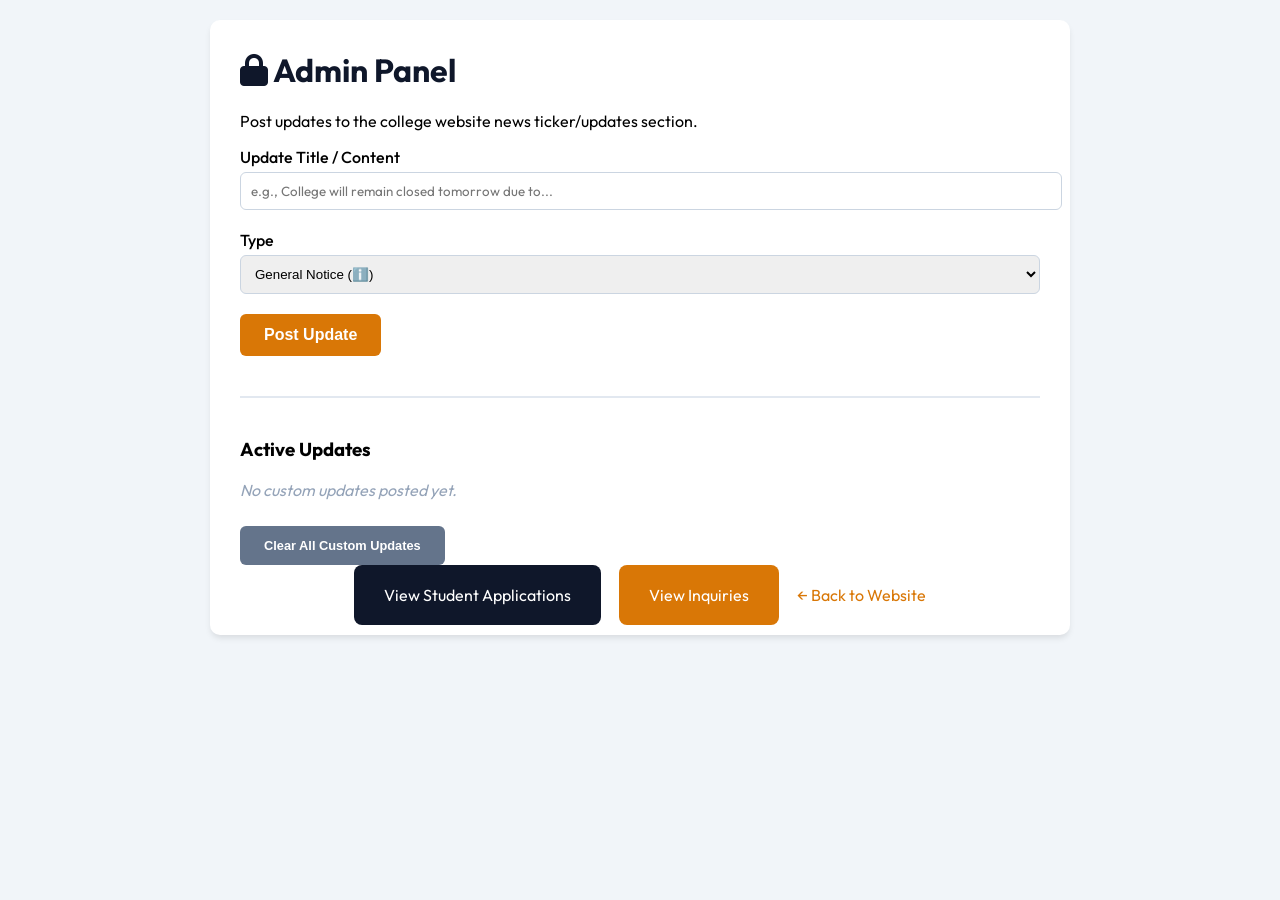
<file: admin.html>
<!DOCTYPE html>
<html lang="en">

<head>
    <meta charset="UTF-8">
    <meta name="viewport" content="width=device-width, initial-scale=1.0">
    <title>College Admin Panel | Dynamic Content</title>
    <link rel="preconnect" href="https://fonts.googleapis.com">
    <link rel="stylesheet" href="https://cdnjs.cloudflare.com/ajax/libs/font-awesome/6.4.0/css/all.min.css">
    <link href="https://fonts.googleapis.com/css2?family=Outfit:wght@300;400;500;600;700&display=swap" rel="stylesheet">
    <style>
        :root {
            --primary: #0f172a;
            --secondary: #d97706;
            --bg: #f1f5f9;
        }

        body {
            font-family: 'Outfit', sans-serif;
            background-color: var(--bg);
            margin: 0;
            padding: 20px;
        }

        .admin-container {
            max-width: 800px;
            margin: 0 auto;
            background: white;
            padding: 30px;
            border-radius: 10px;
            box-shadow: 0 4px 6px -1px rgb(0 0 0 / 0.1);
        }

        h1 {
            margin-top: 0;
            color: var(--primary);
        }

        .form-group {
            margin-bottom: 20px;
        }

        label {
            display: block;
            margin-bottom: 5px;
            font-weight: 500;
        }

        input,
        textarea {
            width: 100%;
            padding: 10px;
            border: 1px solid #cbd5e1;
            border-radius: 6px;
            font-family: inherit;
        }

        button {
            background-color: var(--secondary);
            color: white;
            border: none;
            padding: 12px 24px;
            border-radius: 6px;
            cursor: pointer;
            font-weight: 600;
            font-size: 1rem;
        }

        button:hover {
            opacity: 0.9;
        }

        .success-msg {
            background: #dcfce7;
            color: #166534;
            padding: 10px;
            border-radius: 6px;
            margin-top: 20px;
            display: none;
        }

        .preview-list {
            margin-top: 40px;
            border-top: 2px solid #e2e8f0;
            padding-top: 20px;
        }

        .preview-item {
            background: #f8fafc;
            padding: 15px;
            border-left: 4px solid var(--primary);
            margin-bottom: 10px;
            display: flex;
            justify-content: space-between;
            align-items: center;
        }

        .delete-btn {
            background: #ef4444;
            padding: 5px 10px;
            font-size: 0.8rem;
        }
    </style>
</head>

<body>
    <div class="admin-container">
        <h1><i class="fa-solid fa-lock"></i> Admin Panel</h1>
        <p>Post updates to the college website news ticker/updates section.</p>

        <form id="updateForm">
            <div class="form-group">
                <label>Update Title / Content</label>
                <input type="text" id="noticeContent" placeholder="e.g., College will remain closed tomorrow due to..."
                    required>
            </div>
            <div class="form-group">
                <label>Type</label>
                <select id="noticeType" style="width:100%; padding:10px; border-radius:6px; border:1px solid #cbd5e1;">
                    <option value="notice">General Notice (ℹ️)</option>
                    <option value="exam">Exam Alert (📢)</option>
                    <option value="event">Event (🗓️)</option>
                    <option value="admission">Admission (🔴)</option>
                </select>
            </div>
            <button type="submit">Post Update</button>
        </form>

        <div id="successMsg" class="success-msg">
            Update posted successfully! Check the homepage.
        </div>

        <div class="preview-list">
            <h3>Active Updates</h3>
            <div id="updatesList">
                <!-- Updates will be loaded here -->
            </div>
            <button onclick="clearAllUpdates()" style="background:#64748b; margin-top:10px; font-size:0.8rem;">Clear All
                Custom Updates</button>
        </div>

        <div style="margin-top: 20px; text-align: center;">
            <a href="view_registrations.html"
                style="color: white; background: var(--primary); padding: 20px 30px; border-radius: 8px; text-decoration: none; margin-right: 15px;">View
                Student Applications</a>
            <a href="view_inquiries.html"
                style="color: white; background: var(--secondary); padding: 20px 30px; border-radius: 8px; text-decoration: none; margin-right: 15px;">View
                Inquiries</a>
            <a href="index.html" style="color: var(--secondary); text-decoration: none;">&larr; Back to Website</a>
        </div>
    </div>

    <script src="admin.js"></script>
</body>

</html>
</file>
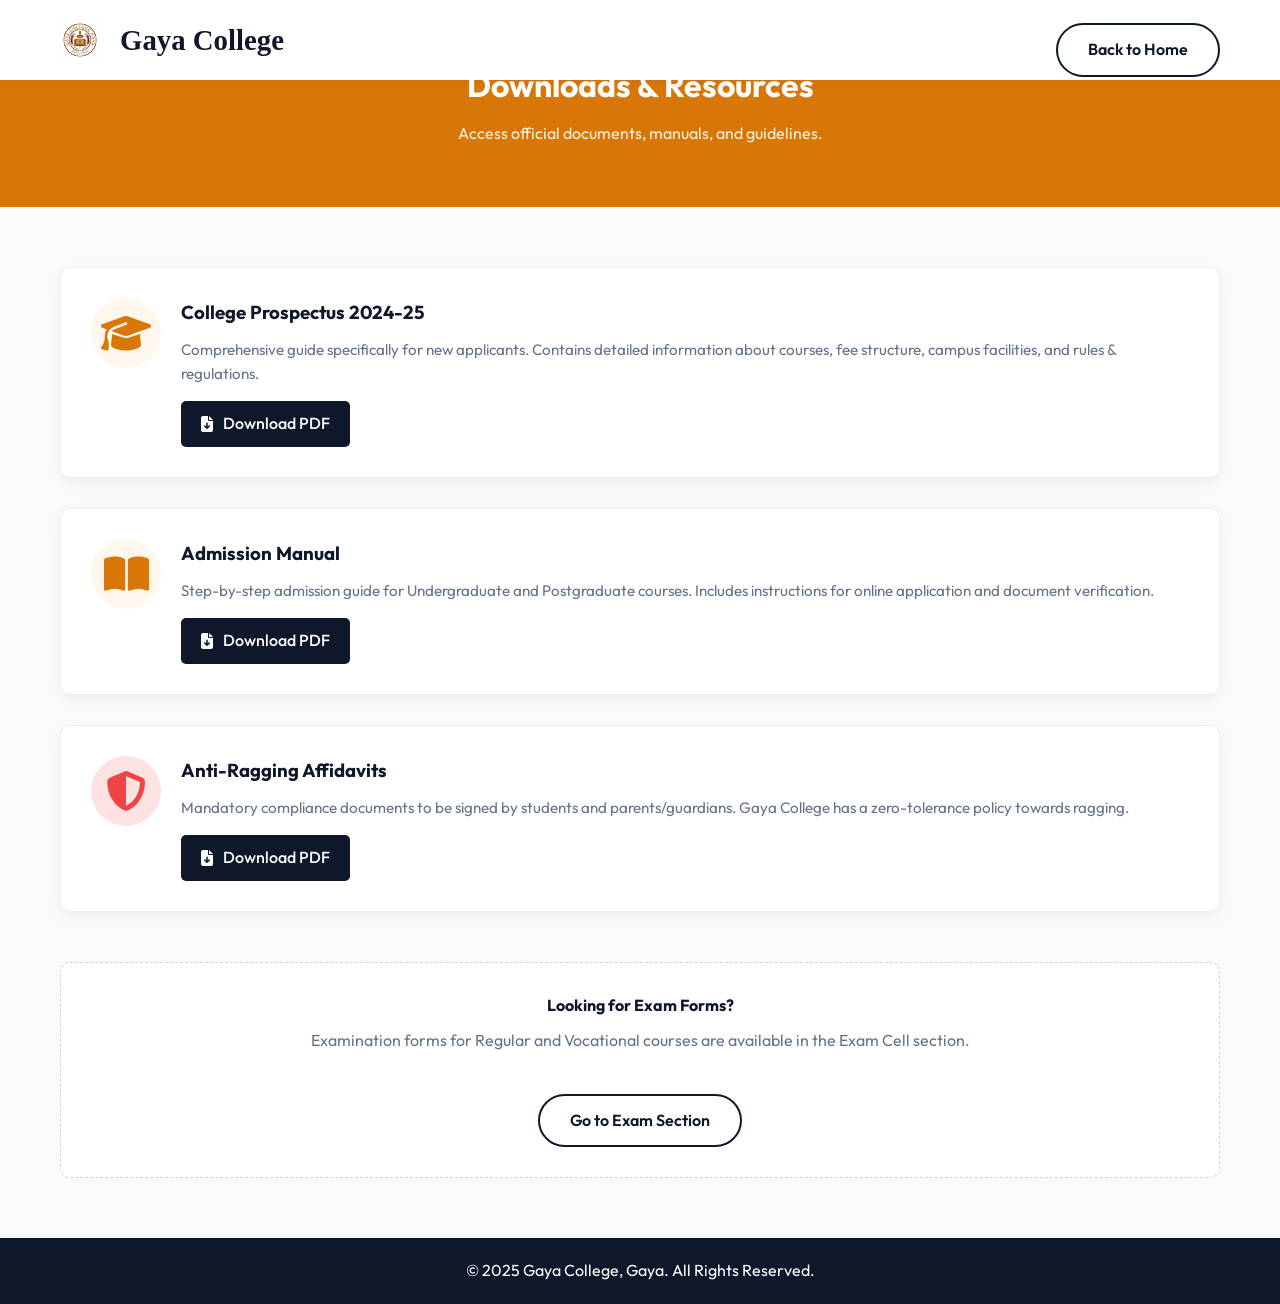
<file: downloads.html>
<!DOCTYPE html>
<html lang="en">

<head>
    <meta charset="UTF-8">
    <meta name="viewport" content="width=device-width, initial-scale=1.0">
    <title>Downloads & Resources | Gaya College</title>

    <!-- Fonts & Icons -->
    <link rel="preconnect" href="https://fonts.googleapis.com">
    <link rel="preconnect" href="https://fonts.gstatic.com" crossorigin>
    <link href="https://fonts.googleapis.com/css2?family=Outfit:wght@300;400;500;600;700&display=swap" rel="stylesheet">
    <link rel="stylesheet" href="https://cdnjs.cloudflare.com/ajax/libs/font-awesome/6.4.0/css/all.min.css">

    <!-- Styles -->
    <link rel="stylesheet" href="style.css">
    <style>
        .page-header {
            background-color: var(--secondary-color);
            color: white;
            padding: 60px 0;
            text-align: center;
        }

        .section-title {
            color: var(--primary-color);
            margin-bottom: 30px;
            font-size: 2rem;
        }

        .download-card {
            background: white;
            padding: 30px;
            border-radius: 10px;
            box-shadow: 0 5px 15px rgba(0, 0, 0, 0.05);
            display: flex;
            align-items: flex-start;
            gap: 20px;
            border: 1px solid #eee;
            transition: transform 0.3s;
        }

        .download-card:hover {
            transform: translateY(-5px);
            box-shadow: 0 10px 25px rgba(0, 0, 0, 0.1);
        }

        .icon-box {
            font-size: 2.5rem;
            color: var(--secondary-color);
            background: #fff7ed;
            width: 70px;
            height: 70px;
            display: flex;
            align-items: center;
            justify-content: center;
            border-radius: 50%;
            flex-shrink: 0;
        }

        .download-content h3 {
            margin-bottom: 10px;
            color: var(--primary-color);
        }

        .download-content p {
            color: var(--gray);
            margin-bottom: 15px;
            font-size: 0.95rem;
        }

        .download-btn {
            display: inline-flex;
            align-items: center;
            gap: 10px;
            background-color: var(--primary-color);
            color: white;
            padding: 10px 20px;
            border-radius: 5px;
            text-decoration: none;
            font-weight: 500;
            transition: background 0.3s;
        }

        .download-btn:hover {
            background-color: #1e293b;
        }

        @media (max-width: 768px) {
            .download-card {
                flex-direction: column;
                align-items: center;
                text-align: center;
            }

            .icon-box {
                margin: 0 auto;
            }
        }
    </style>
</head>

<body style="background-color: #f8fafc;">

    <!-- Navigation -->
    <nav class="navbar">
        <div class="container nav-container">
            <a href="index.html" class="logo">
                <img src="logo.png" alt="Gaya College Logo"
                    style="height: 40px; margin-right: 10px; vertical-align: middle;">
                Gaya College
            </a>
            <a href="index.html" class="btn btn-outline small">Back to Home</a>
        </div>
    </nav>

    <!-- Page Header -->
    <header class="page-header">
        <div class="container">
            <h1 style="color: white; margin-bottom: 10px;">Downloads & Resources</h1>
            <p style="opacity: 0.9;">Access official documents, manuals, and guidelines.</p>
        </div>
    </header>

    <div class="container" style="margin-top: 60px; margin-bottom: 60px;">

        <!-- Prospectus Section -->
        <div class="downloads-grid" style="display: grid; gap: 30px; margin-bottom: 50px;">
            <div id="prospectus" class="download-card">
                <div class="icon-box">
                    <i class="fa-solid fa-graduation-cap"></i>
                </div>
                <div class="download-content">
                    <h3>College Prospectus 2024-25</h3>
                    <p>Comprehensive guide specifically for new applicants. Contains detailed information about courses,
                        fee structure, campus facilities, and rules & regulations.</p>
                    <a href="resources/prospectus_2024.pdf" class="download-btn" download>
                        <i class="fa-solid fa-file-arrow-down"></i> Download PDF
                    </a>
                </div>
            </div>

            <!-- Admission Manual Section -->
            <div id="admission-manual" class="download-card">
                <div class="icon-box">
                    <i class="fa-solid fa-book-open"></i>
                </div>
                <div class="download-content">
                    <h3>Admission Manual</h3>
                    <p>Step-by-step admission guide for Undergraduate and Postgraduate courses. Includes instructions
                        for online application and document verification.</p>
                    <a href="resources/admission_manual.pdf" class="download-btn" download>
                        <i class="fa-solid fa-file-arrow-down"></i> Download PDF
                    </a>
                </div>
            </div>

            <!-- Anti-Ragging Section -->
            <div id="anti-ragging" class="download-card">
                <div class="icon-box" style="color: #ef4444; background: #fee2e2;">
                    <i class="fa-solid fa-shield-halved"></i>
                </div>
                <div class="download-content">
                    <h3>Anti-Ragging Affidavits</h3>
                    <p>Mandatory compliance documents to be signed by students and parents/guardians. Gaya College has a
                        zero-tolerance policy towards ragging.</p>
                    <a href="resources/anti_ragging.pdf" class="download-btn" download>
                        <i class="fa-solid fa-file-arrow-down"></i> Download PDF
                    </a>
                </div>
            </div>
        </div>

        <!-- Additional Links -->
        <div
            style="background: white; padding: 30px; border-radius: 10px; text-align: center; border: 1px dashed #cbd5e1;">
            <h4 style="color: var(--primary-color); margin-bottom: 10px;">Looking for Exam Forms?</h4>
            <p style="color: var(--gray); margin-bottom: 20px;">Examination forms for Regular and Vocational courses are
                available in the Exam Cell section.</p>
            <a href="index.html#exams" class="btn btn-outline">Go to Exam Section</a>
        </div>

    </div>

    <!-- Footer -->
    <footer style="background: var(--primary-color); color: white; padding: 20px 0; text-align: center;">
        <div class="container">
            <p>&copy; 2025 Gaya College, Gaya. All Rights Reserved.</p>
        </div>
    </footer>

</body>

</html>
</file>
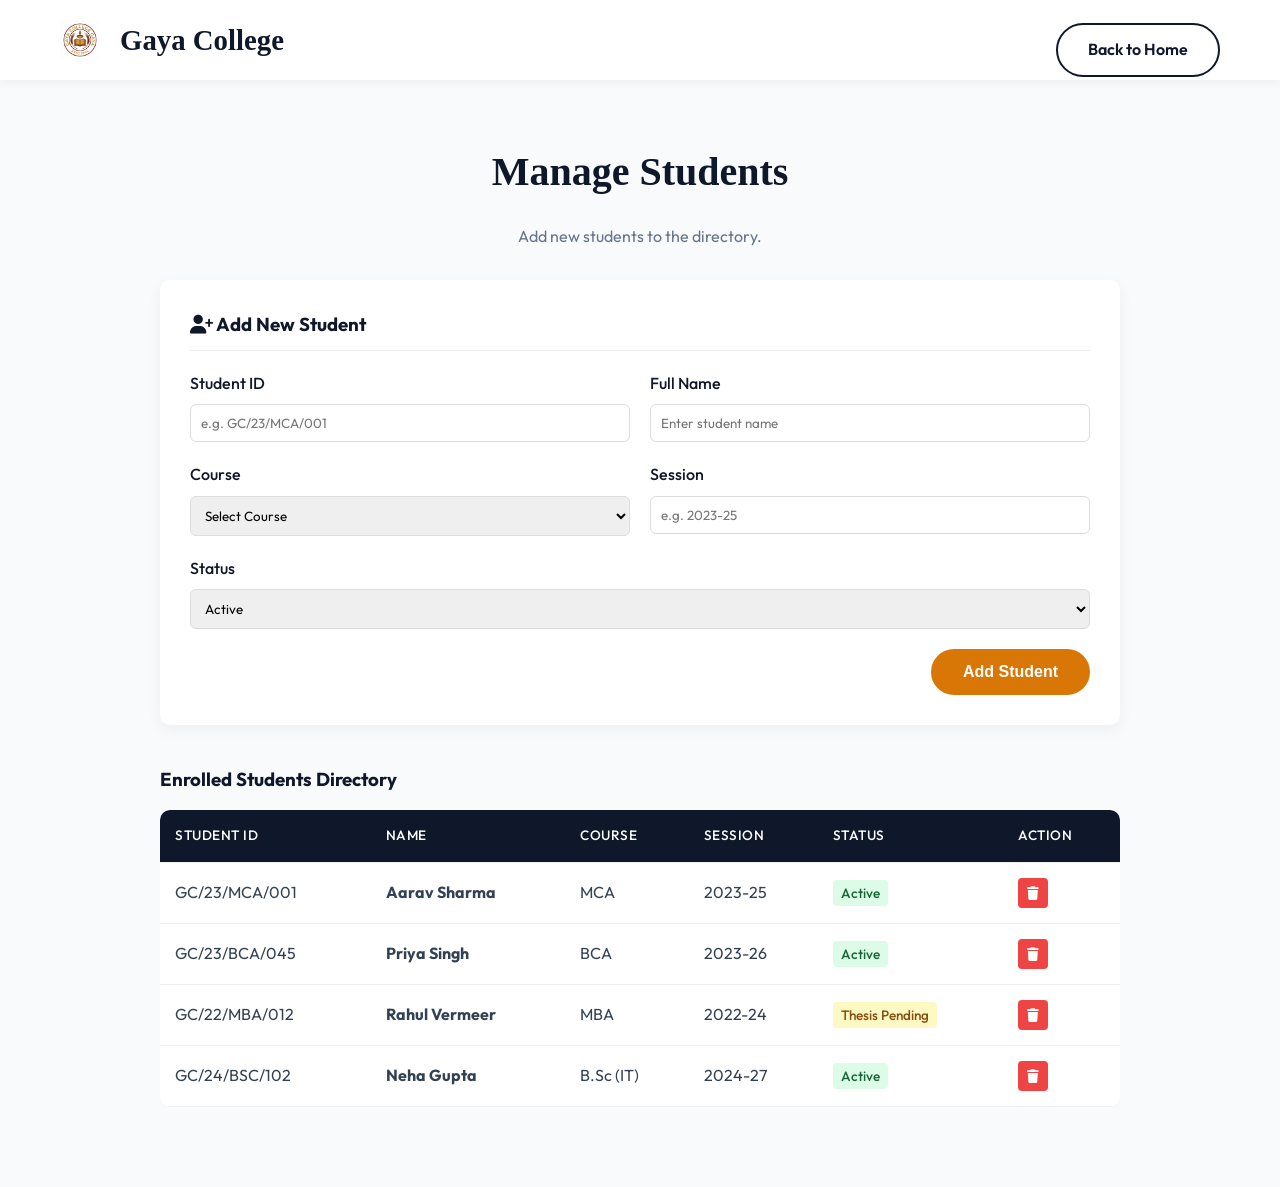
<file: manage_students.html>
<!DOCTYPE html>
<html lang="en">

<head>
    <meta charset="UTF-8">
    <meta name="viewport" content="width=device-width, initial-scale=1.0">
    <title>Manage Students | Gaya College</title>

    <!-- Fonts & Icons -->
    <link rel="preconnect" href="https://fonts.googleapis.com">
    <link rel="preconnect" href="https://fonts.gstatic.com" crossorigin>
    <link href="https://fonts.googleapis.com/css2?family=Outfit:wght@300;400;500;600;700&display=swap" rel="stylesheet">
    <link rel="stylesheet" href="https://cdnjs.cloudflare.com/ajax/libs/font-awesome/6.4.0/css/all.min.css">

    <!-- Styles -->
    <link rel="stylesheet" href="style.css">
    <style>
        .admin-container {
            max-width: 1000px;
            margin: 40px auto;
            padding: 20px;
        }

        .form-card {
            background: white;
            padding: 30px;
            border-radius: 10px;
            box-shadow: 0 5px 15px rgba(0, 0, 0, 0.05);
            margin-bottom: 40px;
        }

        .form-grid {
            display: grid;
            grid-template-columns: repeat(2, 1fr);
            gap: 20px;
        }

        .form-group {
            margin-bottom: 0;
        }

        .form-group label {
            display: block;
            margin-bottom: 8px;
            font-weight: 500;
            color: var(--primary-color);
        }

        .form-group input,
        .form-group select {
            width: 100%;
            padding: 10px;
            border: 1px solid #ddd;
            border-radius: 6px;
            font-family: inherit;
        }

        .full-width {
            grid-column: 1 / -1;
        }

        .student-table {
            width: 100%;
            border-collapse: collapse;
            background: white;
            box-shadow: 0 5px 15px rgba(0, 0, 0, 0.05);
            border-radius: 10px;
            overflow: hidden;
        }

        .student-table th,
        .student-table td {
            padding: 15px;
            text-align: left;
            border-bottom: 1px solid #eee;
        }

        .student-table th {
            background-color: var(--primary-color);
            color: white;
            font-weight: 500;
        }

        .action-btn {
            background: #ef4444;
            color: white;
            border: none;
            width: 30px;
            height: 30px;
            border-radius: 4px;
            cursor: pointer;
            transition: 0.3s;
        }

        .action-btn:hover {
            background: #dc2626;
        }

        .status-badge {
            padding: 4px 8px;
            border-radius: 4px;
            font-size: 0.85rem;
            font-weight: 500;
        }

        .active-status {
            background: #dcfce7;
            color: #166534;
        }

        .pending-status {
            background: #fef9c3;
            color: #854d0e;
        }

        .inactive-status {
            background: #fee2e2;
            color: #991b1b;
        }
    </style>
</head>

<body style="background-color: #f8fafc;">

    <!-- Navigation -->
    <nav class="navbar" style="position: sticky; top: 0;">
        <div class="container nav-container">
            <a href="index.html" class="logo">
                <img src="logo.png" alt="Gaya College Logo"
                    style="height: 40px; margin-right: 10px; vertical-align: middle;">
                Gaya College
            </a>
            <a href="index.html" class="btn btn-outline small">Back to Home</a>
        </div>
    </nav>

    <div class="admin-container">
        <div class="section-header" style="text-align: center; margin-bottom: 30px;">
            <h2 class="section-title">Manage Students</h2>
            <p style="color: var(--gray);">Add new students to the directory.</p>
        </div>

        <!-- Add Student Form -->
        <div class="form-card">
            <h3
                style="margin-bottom: 20px; color: var(--primary-color); border-bottom: 1px solid #eee; padding-bottom: 10px;">
                <i class="fa-solid fa-user-plus"></i> Add New Student
            </h3>
            <form id="addStudentForm">
                <div class="form-grid">
                    <div class="form-group">
                        <label for="studentId">Student ID</label>
                        <input type="text" id="studentId" placeholder="e.g. GC/23/MCA/001" required>
                    </div>
                    <div class="form-group">
                        <label for="studentName">Full Name</label>
                        <input type="text" id="studentName" placeholder="Enter student name" required>
                    </div>
                    <div class="form-group">
                        <label for="studentCourse">Course</label>
                        <select id="studentCourse" required>
                            <option value="">Select Course</option>
                            <option value="MCA">MCA</option>
                            <option value="BCA">BCA</option>
                            <option value="MBA">MBA</option>
                            <option value="B.Sc (IT)">B.Sc (IT)</option>
                            <option value="B.Sc (Hons)">B.Sc (Hons)</option>
                            <option value="B.A (Hons)">B.A (Hons)</option>
                            <option value="B.Com">B.Com</option>
                        </select>
                    </div>
                    <div class="form-group">
                        <label for="studentSession">Session</label>
                        <input type="text" id="studentSession" placeholder="e.g. 2023-25" required>
                    </div>
                    <div class="form-group full-width">
                        <label for="studentStatus">Status</label>
                        <select id="studentStatus" required>
                            <option value="Active">Active</option>
                            <option value="Thesis Pending">Thesis Pending</option>
                            <option value="Inactive">Inactive</option>
                            <option value="Graduated">Graduated</option>
                        </select>
                    </div>
                </div>
                <div style="margin-top: 20px; text-align: right;">
                    <button type="submit" class="btn btn-primary">Add Student</button>
                </div>
            </form>
        </div>

        <!-- Student List -->
        <h3 style="margin-bottom: 15px; color: var(--primary-color);">Enrolled Students Directory</h3>
        <div class="table-responsive">
            <table class="student-table" id="studentTable">
                <thead>
                    <tr>
                        <th>Student ID</th>
                        <th>Name</th>
                        <th>Course</th>
                        <th>Session</th>
                        <th>Status</th>
                        <th>Action</th>
                    </tr>
                </thead>
                <tbody id="studentTableBody">
                    <!-- Dynamic Data Will Appear Here -->
                </tbody>
            </table>
            <div id="noDataMsg" style="text-align: center; padding: 20px; display: none; color: #64748b;">
                No students added yet.
            </div>
        </div>
    </div>

    <script src="student.js"></script>
</body>

</html>
</file>
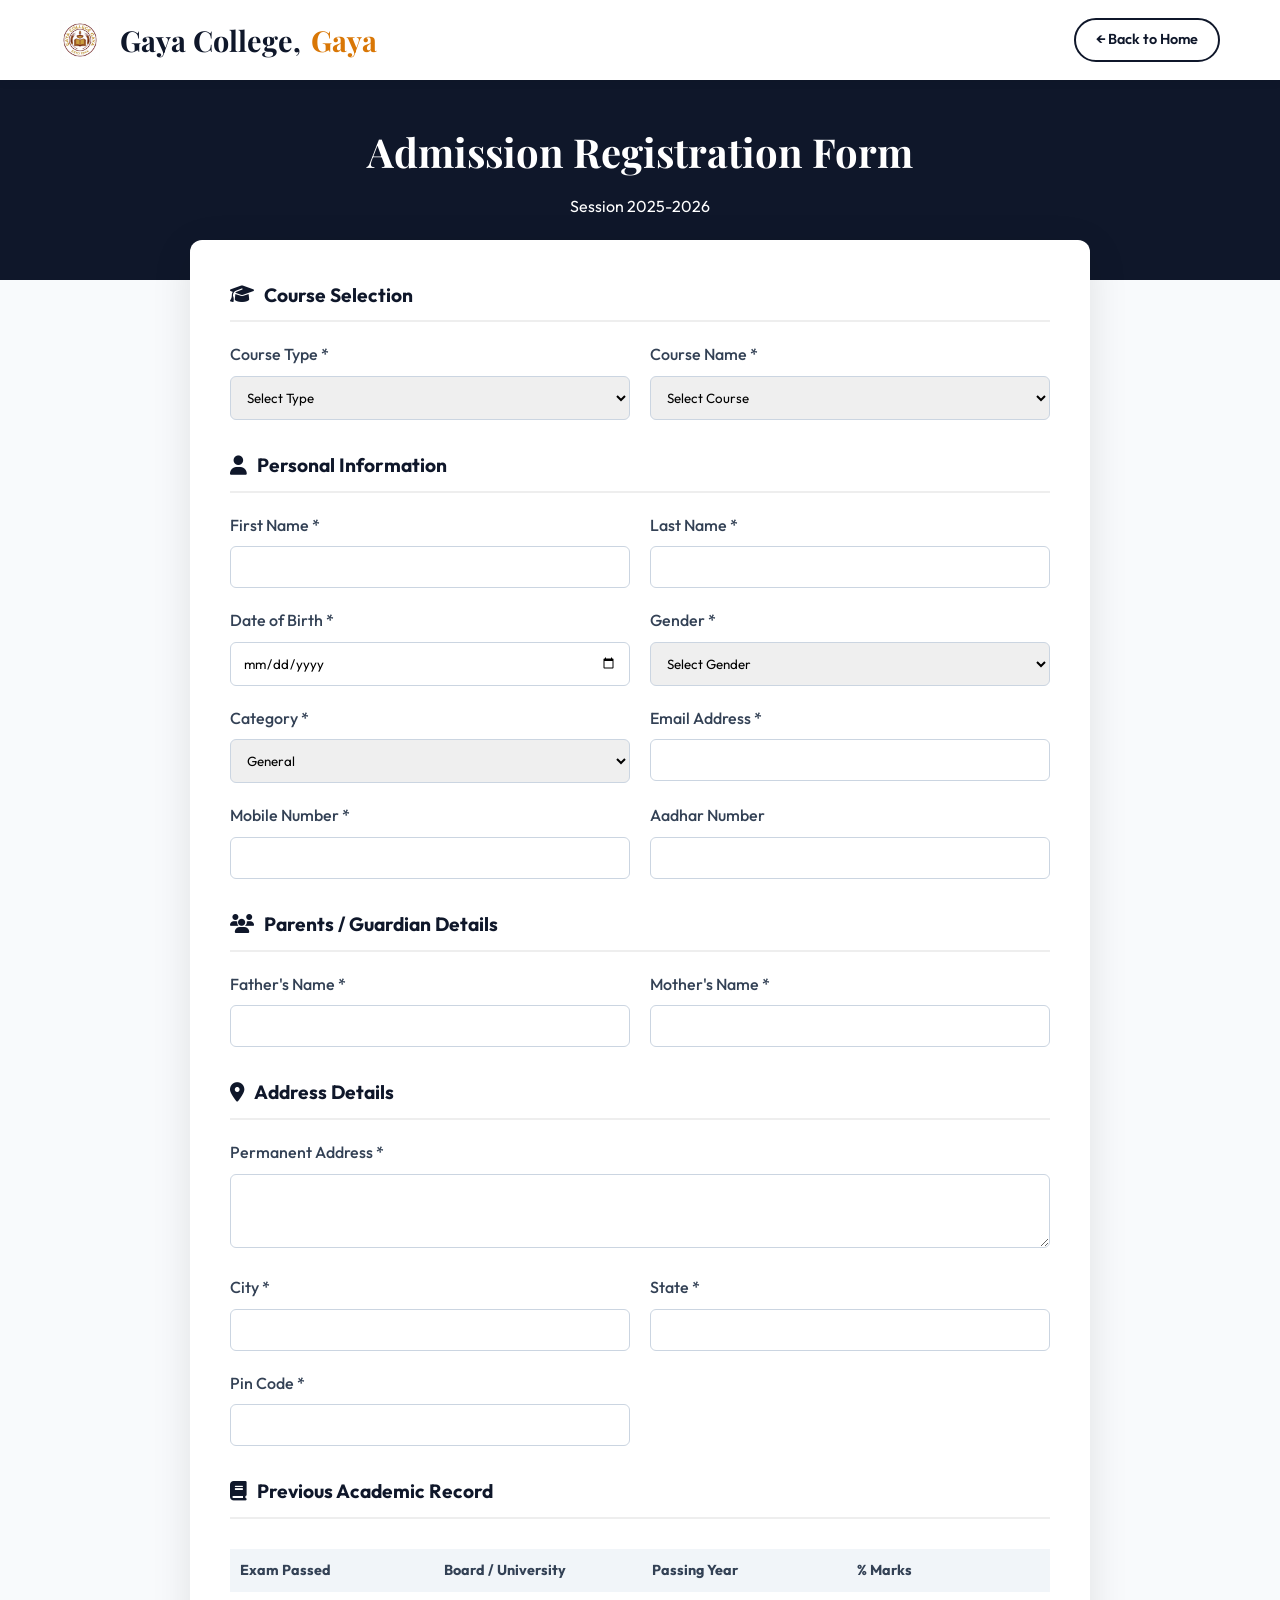
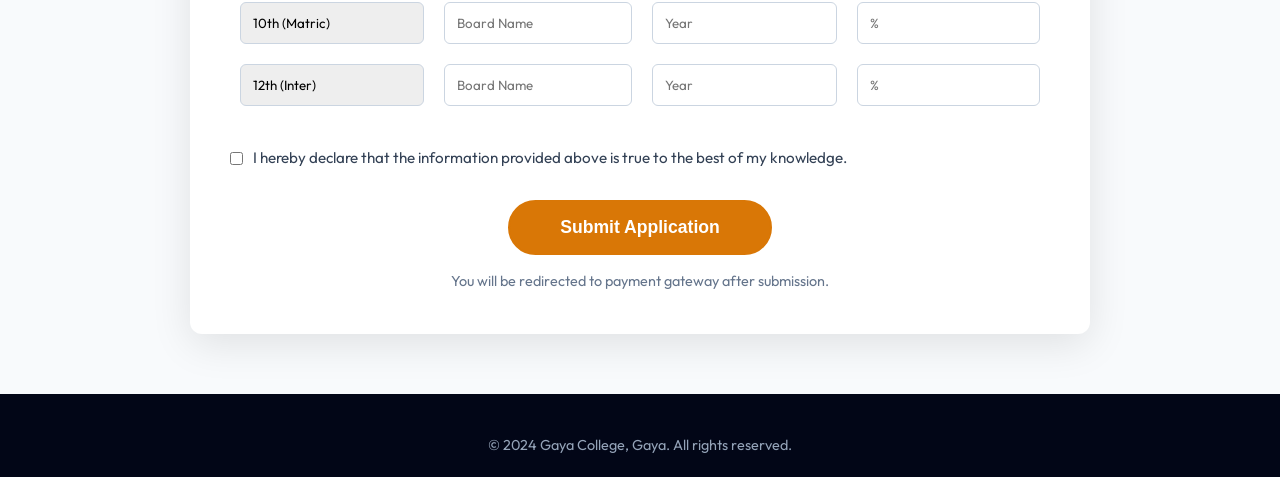
<file: registration.html>
<!DOCTYPE html>
<html lang="en">

<head>
    <meta charset="UTF-8">
    <meta name="viewport" content="width=device-width, initial-scale=1.0">
    <title>Admission Registration | Gaya College, Gaya</title>

    <!-- Fonts -->
    <link rel="preconnect" href="https://fonts.googleapis.com">
    <link rel="preconnect" href="https://fonts.gstatic.com" crossorigin>
    <link
        href="https://fonts.googleapis.com/css2?family=Outfit:wght@300;400;500;600;700&family=Playfair+Display:ital,wght@0,400;0,600;0,700;1,400&display=swap"
        rel="stylesheet">

    <!-- Icons -->
    <link rel="stylesheet" href="https://cdnjs.cloudflare.com/ajax/libs/font-awesome/6.4.0/css/all.min.css">

    <!-- Styles -->
    <link rel="stylesheet" href="style.css">

    <style>
        body {
            background-color: #f8fafc;
        }

        .page-header {
            background-color: var(--primary-color);
            color: white;
            padding: 120px 0 60px;
            text-align: center;
        }

        .form-container {
            max-width: 900px;
            margin: -40px auto 60px;
            background: white;
            padding: 40px;
            border-radius: 12px;
            box-shadow: 0 10px 40px rgba(0, 0, 0, 0.1);
            position: relative;
            z-index: 10;
        }

        .form-section-title {
            color: var(--primary-color);
            border-bottom: 2px solid #eee;
            padding-bottom: 10px;
            margin-bottom: 20px;
            margin-top: 30px;
            font-size: 1.2rem;
            display: flex;
            align-items: center;
            gap: 10px;
        }

        .form-section-title:first-child {
            margin-top: 0;
        }

        .form-grid {
            display: grid;
            grid-template-columns: repeat(2, 1fr);
            gap: 20px;
        }

        .full-width {
            grid-column: span 2;
        }

        .form-group label {
            display: block;
            margin-bottom: 8px;
            font-weight: 500;
            color: var(--text-color);
        }

        .form-group input,
        .form-group select,
        .form-group textarea {
            width: 100%;
            padding: 12px;
            border: 1px solid #cbd5e1;
            border-radius: 6px;
            font-family: var(--font-body);
            transition: var(--transition);
        }

        .form-group input:focus,
        .form-group select:focus,
        .form-group textarea:focus {
            padding-left: 15px;
            border-color: var(--secondary-color);
            outline: none;
            box-shadow: 0 0 0 3px rgba(217, 119, 6, 0.1);
        }

        .checkbox-group {
            display: flex;
            align-items: center;
            gap: 10px;
            margin-top: 10px;
        }

        .checkbox-group input {
            width: auto;
        }

        @media (max-width: 768px) {
            .form-grid {
                grid-template-columns: 1fr;
            }

            .full-width {
                grid-column: span 1;
            }
        }
    </style>
</head>

<body>

    <!-- Navigation (Simplified) -->
    <nav class="navbar">
        <div class="container nav-container">
            <a href="index.html" class="logo">
                <img src="logo.png" alt="Gaya College Logo"
                    style="height: 40px; margin-right: 10px; vertical-align: middle;">
                Gaya College,<span>Gaya</span>
            </a>
            <a href="index.html" class="btn btn-outline"
                style="margin-top: 0; padding: 8px 20px; font-size: 0.9rem;">&larr; Back to Home</a>
        </div>
    </nav>

    <!-- Header -->
    <div class="page-header">
        <div class="container">
            <h1 class="section-title" style="color: white; margin-bottom: 10px;">Admission Registration Form</h1>
            <p>Session 2025-2026</p>
        </div>
    </div>

    <!-- Registration Form -->
    <div class="container">
        <div class="form-container">
            <form action="#" method="POST">

                <!-- Course Details -->
                <h3 class="form-section-title"><i class="fa-solid fa-graduation-cap"></i> Course Selection</h3>
                <div class="form-grid">
                    <div class="form-group">
                        <label for="course-type">Course Type *</label>
                        <select id="course-type" required>
                            <option value="">Select Type</option>
                            <option value="UG">Undergraduate (UG)</option>
                            <option value="PG">Postgraduate (PG)</option>
                            <option value="Vocational">Vocational</option>
                        </select>
                    </div>
                    <div class="form-group">
                        <label for="course-name">Course Name *</label>
                        <select id="course-name" required>
                            <option value="">Select Course</option>
                            <option value="BCA">BCA</option>
                            <option value="MCA">MCA</option>
                            <option value="MBA">MBA</option>
                            <option value="B.Sc">B.Sc (Hons)</option>
                            <option value="B.A">B.A (Hons)</option>
                            <option value="B.Com">B.Com</option>
                        </select>
                    </div>
                </div>

                <!-- Personal Details -->
                <h3 class="form-section-title"><i class="fa-solid fa-user"></i> Personal Information</h3>
                <div class="form-grid">
                    <div class="form-group">
                        <label for="first-name">First Name *</label>
                        <input type="text" id="first-name" required>
                    </div>
                    <div class="form-group">
                        <label for="last-name">Last Name *</label>
                        <input type="text" id="last-name" required>
                    </div>
                    <div class="form-group">
                        <label for="dob">Date of Birth *</label>
                        <input type="date" id="dob" required>
                    </div>
                    <div class="form-group">
                        <label for="gender">Gender *</label>
                        <select id="gender" required>
                            <option value="">Select Gender</option>
                            <option value="Male">Male</option>
                            <option value="Female">Female</option>
                            <option value="Other">Other</option>
                        </select>
                    </div>
                    <div class="form-group">
                        <label for="category">Category *</label>
                        <select id="category" required>
                            <option value="General">General</option>
                            <option value="OBC">OBC</option>
                            <option value="SC">SC</option>
                            <option value="ST">ST</option>
                        </select>
                    </div>
                    <div class="form-group">
                        <label for="email">Email Address *</label>
                        <input type="email" id="email" required>
                    </div>
                    <div class="form-group">
                        <label for="phone">Mobile Number *</label>
                        <input type="tel" id="phone" required>
                    </div>
                    <div class="form-group">
                        <label for="aadhar">Aadhar Number</label>
                        <input type="text" id="aadhar">
                    </div>
                </div>

                <!-- Parents Details -->
                <h3 class="form-section-title"><i class="fa-solid fa-users"></i> Parents / Guardian Details</h3>
                <div class="form-grid">
                    <div class="form-group">
                        <label for="father-name">Father's Name *</label>
                        <input type="text" id="father-name" required>
                    </div>
                    <div class="form-group">
                        <label for="mother-name">Mother's Name *</label>
                        <input type="text" id="mother-name" required>
                    </div>
                </div>

                <!-- Address -->
                <h3 class="form-section-title"><i class="fa-solid fa-location-dot"></i> Address Details</h3>
                <div class="form-grid">
                    <div class="form-group full-width">
                        <label for="address">Permanent Address *</label>
                        <textarea id="address" rows="3" required></textarea>
                    </div>
                    <div class="form-group">
                        <label for="city">City *</label>
                        <input type="text" id="city" required>
                    </div>
                    <div class="form-group">
                        <label for="state">State *</label>
                        <input type="text" id="state" required>
                    </div>
                    <div class="form-group">
                        <label for="zip">Pin Code *</label>
                        <input type="text" id="zip" required>
                    </div>
                </div>

                <!-- Academic Details -->
                <h3 class="form-section-title"><i class="fa-solid fa-book"></i> Previous Academic Record</h3>
                <div class="form-grid">
                    <div class="form-group full-width">
                        <table style="width: 100%; border-collapse: collapse; margin-top: 10px;">
                            <thead>
                                <tr style="background: #f1f5f9; text-align: left;">
                                    <th style="padding: 10px; font-size: 0.9rem;">Exam Passed</th>
                                    <th style="padding: 10px; font-size: 0.9rem;">Board / University</th>
                                    <th style="padding: 10px; font-size: 0.9rem;">Passing Year</th>
                                    <th style="padding: 10px; font-size: 0.9rem;">% Marks</th>
                                </tr>
                            </thead>
                            <tbody>
                                <tr>
                                    <td style="padding: 10px;"><input type="text" value="10th (Matric)" readonly
                                            style="background: #eee;"></td>
                                    <td style="padding: 10px;"><input type="text" placeholder="Board Name"></td>
                                    <td style="padding: 10px;"><input type="text" placeholder="Year"></td>
                                    <td style="padding: 10px;"><input type="text" placeholder="%"></td>
                                </tr>
                                <tr>
                                    <td style="padding: 10px;"><input type="text" value="12th (Inter)" readonly
                                            style="background: #eee;"></td>
                                    <td style="padding: 10px;"><input type="text" placeholder="Board Name"></td>
                                    <td style="padding: 10px;"><input type="text" placeholder="Year"></td>
                                    <td style="padding: 10px;"><input type="text" placeholder="%"></td>
                                </tr>
                            </tbody>
                        </table>
                    </div>
                </div>

                <!-- Declaration -->
                <div class="checkbox-group" style="margin: 30px 0;">
                    <input type="checkbox" id="declaration" required>
                    <label for="declaration" style="font-weight: 400; font-size: 0.95rem;">I hereby declare that the
                        information provided above is true to the best of my knowledge.</label>
                </div>

                <!-- Submit -->
                <div style="text-align: center;">
                    <button type="submit" class="btn btn-primary" style="padding: 15px 50px; font-size: 1.1rem;">Submit
                        Application</button>
                    <p style="margin-top: 15px; font-size: 0.9rem; color: var(--gray);">You will be redirected to
                        payment gateway after submission.</p>
                </div>
            </form>
        </div>
    </div>

    <!-- Footer -->
    <footer class="footer" style="padding-top: 40px;">
        <div class="container">
            <div class="footer-bottom" style="border-top: none; padding-top: 0;">
                <p>&copy; 2024 Gaya College, Gaya. All rights reserved.</p>
            </div>
        </div>
    </footer>

    <script src="registration.js"></script>
</body>

</html>
</file>
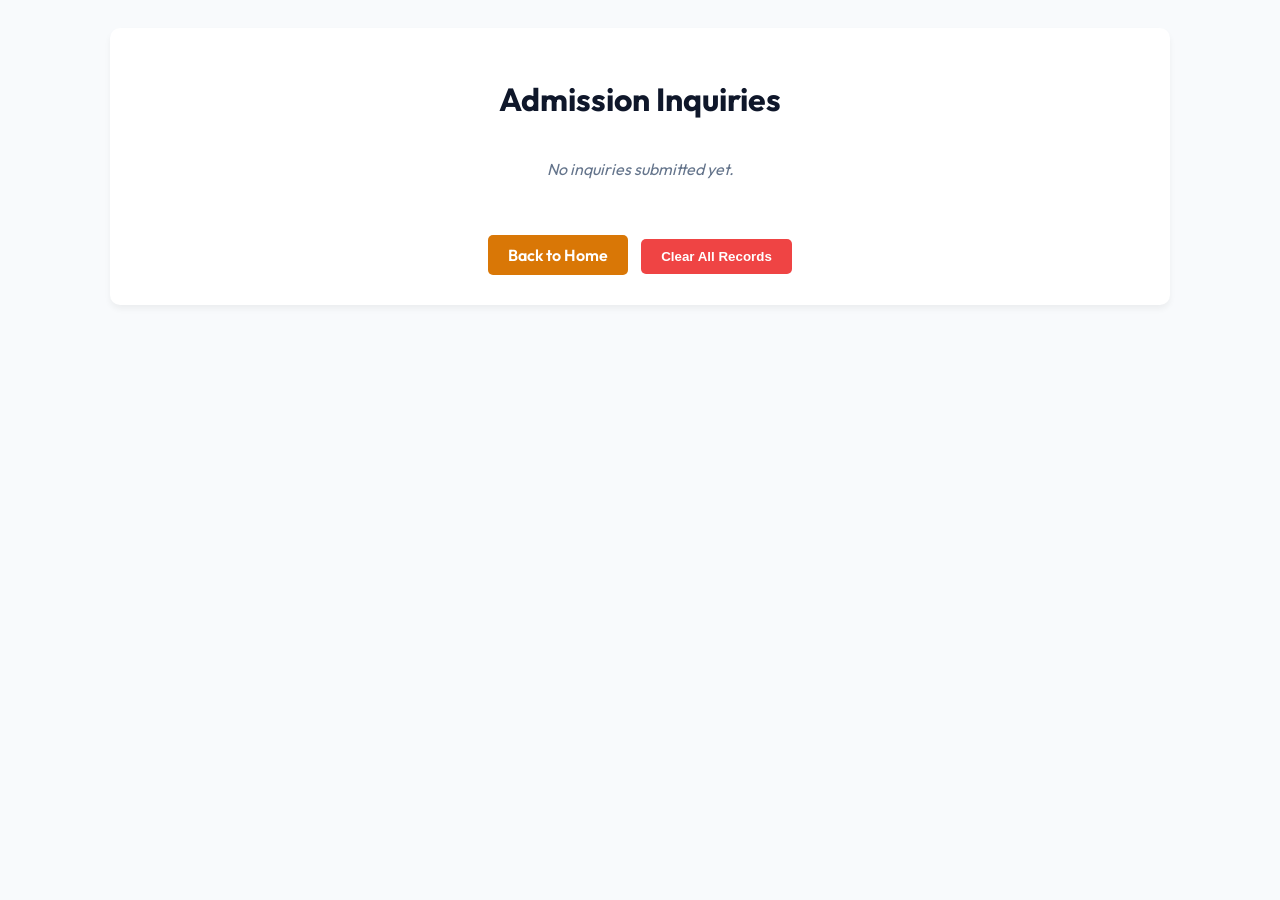
<file: view_inquiries.html>
<!DOCTYPE html>
<html lang="en">

<head>
    <meta charset="UTF-8">
    <meta name="viewport" content="width=device-width, initial-scale=1.0">
    <title>Submitted Inquiries - Gaya College</title>
    <!-- Fonts -->
    <link href="https://fonts.googleapis.com/css2?family=Outfit:wght@300;400;500;600;700&display=swap" rel="stylesheet">
    <style>
        body {
            font-family: 'Outfit', sans-serif;
            background: #f8fafc;
            padding: 20px;
        }

        .container {
            max-width: 1000px;
            margin: 0 auto;
            background: white;
            padding: 30px;
            border-radius: 10px;
            box-shadow: 0 4px 6px rgba(0, 0, 0, 0.05);
        }

        h1 {
            color: #0f172a;
            margin-bottom: 20px;
            text-align: center;
        }

        table {
            width: 100%;
            border-collapse: collapse;
            margin-top: 20px;
        }

        th,
        td {
            padding: 12px;
            text-align: left;
            border-bottom: 1px solid #e2e8f0;
        }

        th {
            background: #f1f5f9;
            color: #334155;
            font-weight: 600;
        }

        .btn {
            display: inline-block;
            padding: 10px 20px;
            background: #d97706;
            color: white;
            text-decoration: none;
            border-radius: 5px;
            margin-top: 20px;
            font-weight: 600;
            border: none;
            cursor: pointer;
        }

        .btn:hover {
            background: #b45309;
        }

        .no-data {
            text-align: center;
            color: #64748b;
            padding: 20px;
            font-style: italic;
        }
    </style>
</head>

<body>
    <div class="container">
        <h1>Admission Inquiries</h1>
        <div id="data-container">
            <table id="inquiries-table">
                <thead>
                    <tr>
                        <th>Date</th>
                        <th>Name</th>
                        <th>Email</th>
                        <th>Phone</th>
                        <th>Course</th>
                        <th>Message</th>
                    </tr>
                </thead>
                <tbody id="table-body">
                    <!-- Data will be inserted here -->
                </tbody>
            </table>
        </div>
        <p id="no-data-msg" class="no-data" style="display: none;">No inquiries submitted yet.</p>

        <div style="text-align: center;">
            <a href="index.html" class="btn">Back to Home</a>
            <button onclick="clearInquiries()" class="btn" style="background: #ef4444; margin-left: 10px;">Clear All
                Records</button>
        </div>
    </div>

    <script>
        document.addEventListener('DOMContentLoaded', () => {
            loadInquiries();
        });

        function loadInquiries() {
            const inquiries = JSON.parse(localStorage.getItem('collegeInquiries')) || [];
            const tbody = document.getElementById('table-body');
            const table = document.getElementById('inquiries-table');
            const noData = document.getElementById('no-data-msg');

            tbody.innerHTML = '';

            if (inquiries.length === 0) {
                table.style.display = 'none';
                noData.style.display = 'block';
                return;
            }

            table.style.display = 'table';
            noData.style.display = 'none';

            inquiries.forEach(inquiry => {
                const row = document.createElement('tr');
                row.innerHTML = `
                    <td>${inquiry.date}</td>
                    <td><strong>${inquiry.name}</strong></td>
                    <td>${inquiry.email}</td>
                    <td>${inquiry.phone}</td>
                    <td><span style="background: #e0f2fe; color: #0284c7; padding: 2px 6px; border-radius: 4px; font-size: 0.9rem;">${inquiry.course}</span></td>
                    <td style="max-width: 300px; font-size: 0.9rem;">${inquiry.message}</td>
                `;
                tbody.appendChild(row);
            });
        }

        function clearInquiries() {
            if (confirm('Are you sure you want to delete all inquiry records?')) {
                localStorage.removeItem('collegeInquiries');
                loadInquiries();
            }
        }
    </script>
</body>

</html>
</file>
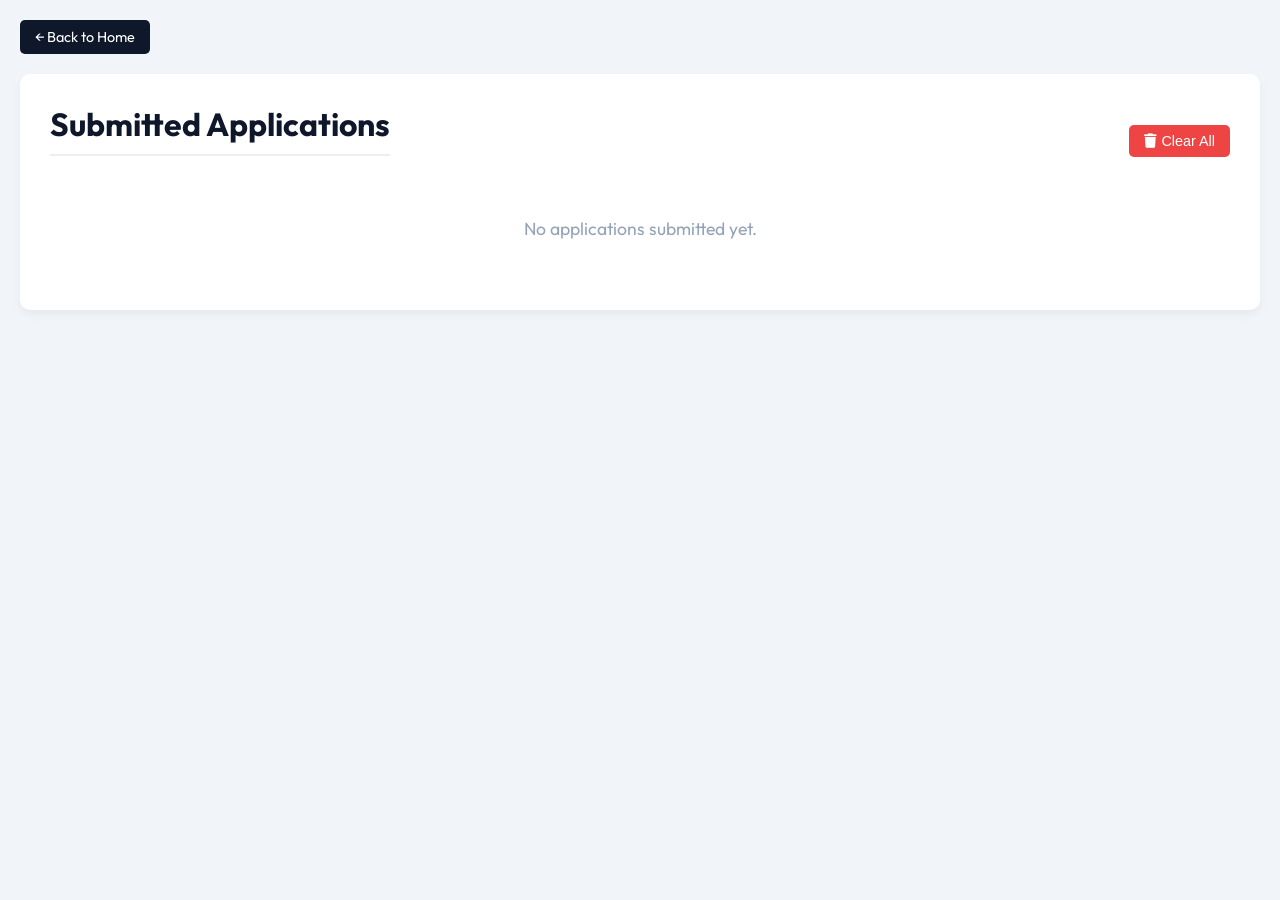
<file: view_registrations.html>
<!DOCTYPE html>
<html lang="en">

<head>
    <meta charset="UTF-8">
    <meta name="viewport" content="width=device-width, initial-scale=1.0">
    <title>View Registrations | Gaya College</title>
    <!-- Fonts & Icons -->
    <link href="https://fonts.googleapis.com/css2?family=Outfit:wght@300;400;500;600;700&display=swap" rel="stylesheet">
    <link rel="stylesheet" href="https://cdnjs.cloudflare.com/ajax/libs/font-awesome/6.4.0/css/all.min.css">

    <style>
        body {
            font-family: 'Outfit', sans-serif;
            background: #f1f5f9;
            margin: 0;
            padding: 20px;
        }

        .container {
            max-width: 1200px;
            margin: 0 auto;
            background: white;
            padding: 30px;
            border-radius: 10px;
            box-shadow: 0 4px 10px rgba(0, 0, 0, 0.05);
        }

        h1 {
            color: #0f172a;
            margin-top: 0;
            border-bottom: 2px solid #eee;
            padding-bottom: 10px;
        }

        table {
            width: 100%;
            border-collapse: collapse;
            margin-top: 20px;
        }

        th,
        td {
            padding: 15px;
            text-align: left;
            border-bottom: 1px solid #e2e8f0;
        }

        th {
            background: #f8fafc;
            color: #64748b;
            font-weight: 600;
            font-size: 0.9rem;
            text-transform: uppercase;
        }

        tr:hover {
            background: #fefce8;
        }

        .badge {
            background: #dbf4ff;
            color: #0065d1;
            padding: 4px 8px;
            border-radius: 4px;
            font-size: 0.8rem;
            font-weight: 600;
        }

        .btn {
            padding: 8px 15px;
            border-radius: 5px;
            text-decoration: none;
            font-size: 0.9rem;
            cursor: pointer;
        }

        .btn-back {
            background: #0f172a;
            color: white;
            margin-bottom: 20px;
            display: inline-block;
        }

        .btn-clear {
            background: #ef4444;
            color: white;
            border: none;
        }

        .empty-msg {
            text-align: center;
            color: #94a3b8;
            padding: 40px;
            font-size: 1.1rem;
        }
    </style>
</head>

<body>

    <a href="index.html" class="btn btn-back">&larr; Back to Home</a>

    <div class="container">
        <div style="display: flex; justify-content: space-between; align-items: center;">
            <h1>Submitted Applications</h1>
            <button onclick="clearData()" class="btn btn-clear"><i class="fa-solid fa-trash"></i> Clear All</button>
        </div>

        <div style="overflow-x: auto;">
            <table id="regTable">
                <thead>
                    <tr>
                        <th>Date</th>
                        <th>App ID</th>
                        <th>Name</th>
                        <th>Course</th>
                        <th>Father's Name</th>
                        <th>Contact</th>
                        <th>Status</th>
                    </tr>
                </thead>
                <tbody id="tableBody">
                    <!-- Rows will be added here -->
                </tbody>
            </table>
            <div id="emptyMsg" class="empty-msg" style="display: none;">No applications submitted yet.</div>
        </div>
    </div>

    <script>
        document.addEventListener('DOMContentLoaded', () => {
            loadRegistrations();
        });

        function loadRegistrations() {
            const data = JSON.parse(localStorage.getItem('studentRegistrations')) || [];
            const tbody = document.getElementById('tableBody');
            const emptyMsg = document.getElementById('emptyMsg');

            tbody.innerHTML = '';

            if (data.length === 0) {
                emptyMsg.style.display = 'block';
                document.getElementById('regTable').style.display = 'none';
                return;
            }

            document.getElementById('regTable').style.display = 'table';
            emptyMsg.style.display = 'none';

            data.forEach(student => {
                const tr = document.createElement('tr');
                tr.innerHTML = `
                    <td>${student.appliedDate}</td>
                    <td><span style="font-family: monospace; color: #64748b;">#${student.id.toString().slice(-6)}</span></td>
                    <td><strong>${student.firstName} ${student.lastName}</strong><br><small style="color:#64748b">${student.gender} | ${student.category}</small></td>
                    <td><span class="badge">${student.courseName}</span></td>
                    <td>${student.fatherName}</td>
                    <td>${student.phone}<br><small>${student.email}</small></td>
                    <td><span style="background:#dcfce7; color:#166534; padding:4px 8px; border-radius:4px; font-weight:600; font-size:0.8rem;">Submitted</span></td>
                `;
                tbody.appendChild(tr);
            });
        }

        function clearData() {
            if (confirm('Delete all applications?')) {
                localStorage.removeItem('studentRegistrations');
                loadRegistrations();
            }
        }
    </script>
</body>

</html>
</file>
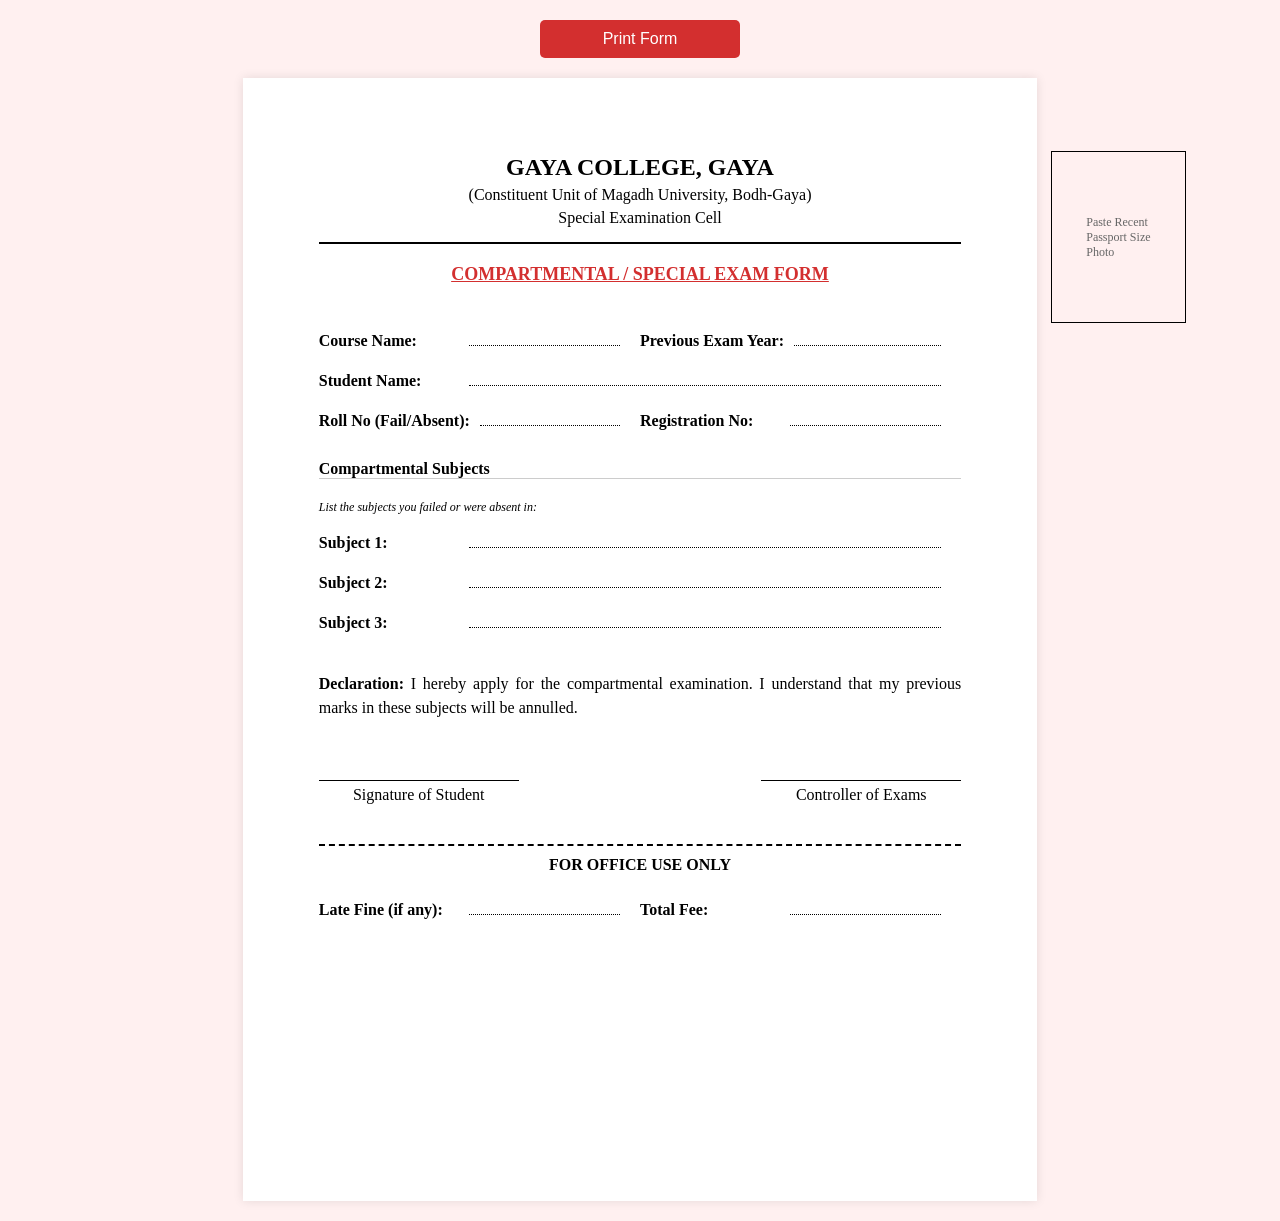
<file: forms/compartmental_exam_form.html>
<!DOCTYPE html>
<html lang="en">

<head>
    <meta charset="UTF-8">
    <meta name="viewport" content="width=device-width, initial-scale=1.0">
    <title>Compartmental Examination Form - Gaya College</title>
    <style>
        body {
            font-family: 'Times New Roman', serif;
            background: #fff0f0;
            margin: 0;
            padding: 20px;
        }

        .page {
            background: white;
            width: 210mm;
            min-height: 297mm;
            margin: 0 auto;
            padding: 20mm;
            box-shadow: 0 0 10px rgba(0, 0, 0, 0.1);
            box-sizing: border-box;
        }

        .header {
            text-align: center;
            border-bottom: 2px solid #000;
            padding-bottom: 10px;
            margin-bottom: 20px;
        }

        .logo {
            font-size: 24px;
            font-weight: bold;
        }

        .sub-header {
            font-size: 16px;
            margin: 5px 0;
        }

        .form-title {
            text-align: center;
            font-size: 18px;
            font-weight: bold;
            text-transform: uppercase;
            margin: 20px 0;
            text-decoration: underline;
            color: #d32f2f;
        }

        .field-row {
            display: flex;
            margin-bottom: 15px;
        }

        .field {
            flex: 1;
            display: flex;
            align-items: baseline;
        }

        .label {
            font-weight: bold;
            margin-right: 10px;
            min-width: 140px;
        }

        .input-line {
            border-bottom: 1px dotted #000;
            flex: 1;
            height: 20px;
            margin-right: 20px;
        }

        .photo-box {
            width: 35mm;
            height: 45mm;
            border: 1px solid #000;
            position: absolute;
            top: 40mm;
            right: 25mm;
            display: flex;
            align-items: center;
            justify-content: center;
            font-size: 12px;
            color: #666;
        }

        .declaration {
            margin-top: 40px;
            text-align: justify;
            line-height: 1.5;
        }

        .signatures {
            margin-top: 60px;
            display: flex;
            justify-content: space-between;
        }

        .sig-box {
            text-align: center;
            width: 200px;
            border-top: 1px solid #000;
            padding-top: 5px;
        }

        @media print {
            body {
                background: none;
                padding: 0;
            }

            .page {
                box-shadow: none;
                margin: 0;
                width: 100%;
            }

            .btn-print {
                display: none;
            }
        }

        .btn-print {
            display: block;
            width: 100%;
            max-width: 200px;
            margin: 0 auto 20px;
            padding: 10px;
            background: #d32f2f;
            color: white;
            text-align: center;
            border: none;
            border-radius: 5px;
            cursor: pointer;
            font-size: 16px;
        }
    </style>
</head>

<body>
    <button onclick="window.print()" class="btn-print">Print Form</button>
    <div class="page">
        <div class="header">
            <div class="logo">GAYA COLLEGE, GAYA</div>
            <div class="sub-header">(Constituent Unit of Magadh University, Bodh-Gaya)</div>
            <div class="sub-header">Special Examination Cell</div>
        </div>

        <div class="photo-box">
            Paste Recent<br>Passport Size<br>Photo
        </div>

        <div class="form-title">Compartmental / Special Exam Form</div>

        <div class="field-row" style="margin-top: 40px;">
            <div class="field">
                <span class="label">Course Name:</span>
                <div class="input-line"></div>
            </div>
            <div class="field">
                <span class="label">Previous Exam Year:</span>
                <div class="input-line"></div>
            </div>
        </div>

        <div class="field-row">
            <div class="field">
                <span class="label">Student Name:</span>
                <div class="input-line"></div>
            </div>
        </div>

        <div class="field-row">
            <div class="field">
                <span class="label">Roll No (Fail/Absent):</span>
                <div class="input-line"></div>
            </div>
            <div class="field">
                <span class="label">Registration No:</span>
                <div class="input-line"></div>
            </div>
        </div>

        <h4 style="margin-top: 30px; border-bottom: 1px solid #ccc;">Compartmental Subjects</h4>
        <p style="font-size: 12px; font-style: italic;">List the subjects you failed or were absent in:</p>
        <div class="field-row">
            <div class="field"><span class="label">Subject 1:</span>
                <div class="input-line"></div>
            </div>
        </div>
        <div class="field-row">
            <div class="field"><span class="label">Subject 2:</span>
                <div class="input-line"></div>
            </div>
        </div>
        <div class="field-row">
            <div class="field"><span class="label">Subject 3:</span>
                <div class="input-line"></div>
            </div>
        </div>

        <div class="declaration">
            <strong>Declaration:</strong> I hereby apply for the compartmental examination. I understand that my
            previous marks in these subjects will be annulled.
        </div>

        <div class="signatures">
            <div class="sig-box">Signature of Student</div>
            <div class="sig-box">Controller of Exams</div>
        </div>

        <div style="margin-top: 40px; border-top: 2px dashed #000; padding-top: 10px;">
            <div style="text-align: center; font-weight: bold;">FOR OFFICE USE ONLY</div>
            <div class="field-row" style="margin-top: 20px;">
                <div class="field"><span class="label">Late Fine (if any):</span>
                    <div class="input-line"></div>
                </div>
                <div class="field"><span class="label">Total Fee:</span>
                    <div class="input-line"></div>
                </div>
            </div>
        </div>
    </div>
</body>

</html>
</file>
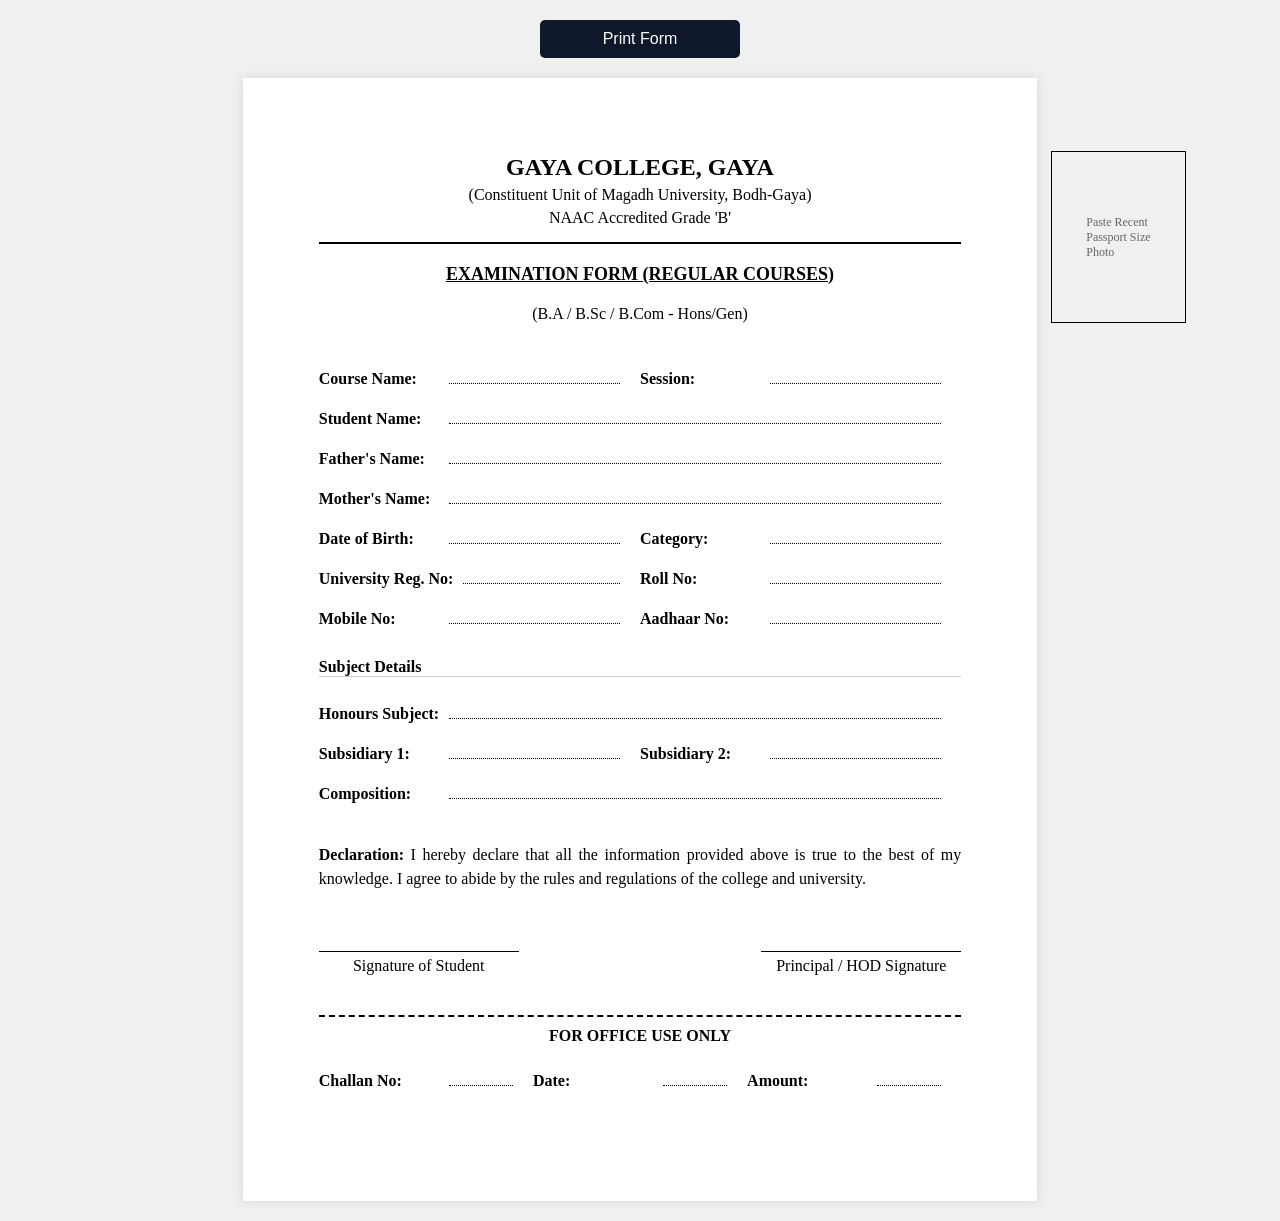
<file: forms/regular_exam_form.html>
<!DOCTYPE html>
<html lang="en">

<head>
    <meta charset="UTF-8">
    <meta name="viewport" content="width=device-width, initial-scale=1.0">
    <title>Regular Examination Form - Gaya College</title>
    <style>
        body {
            font-family: 'Times New Roman', serif;
            background: #f0f0f0;
            margin: 0;
            padding: 20px;
        }

        .page {
            background: white;
            width: 210mm;
            min-height: 297mm;
            margin: 0 auto;
            padding: 20mm;
            box-shadow: 0 0 10px rgba(0, 0, 0, 0.1);
            box-sizing: border-box;
        }

        .header {
            text-align: center;
            border-bottom: 2px solid #000;
            padding-bottom: 10px;
            margin-bottom: 20px;
        }

        .logo {
            font-size: 24px;
            font-weight: bold;
        }

        .sub-header {
            font-size: 16px;
            margin: 5px 0;
        }

        .form-title {
            text-align: center;
            font-size: 18px;
            font-weight: bold;
            text-transform: uppercase;
            margin: 20px 0;
            text-decoration: underline;
        }

        .field-row {
            display: flex;
            margin-bottom: 15px;
        }

        .field {
            flex: 1;
            display: flex;
            align-items: baseline;
        }

        .label {
            font-weight: bold;
            margin-right: 10px;
            min-width: 120px;
        }

        .input-line {
            border-bottom: 1px dotted #000;
            flex: 1;
            height: 20px;
            margin-right: 20px;
        }

        .photo-box {
            width: 35mm;
            height: 45mm;
            border: 1px solid #000;
            position: absolute;
            top: 40mm;
            right: 25mm;
            display: flex;
            align-items: center;
            justify-content: center;
            font-size: 12px;
            color: #666;
        }

        .declaration {
            margin-top: 40px;
            text-align: justify;
            line-height: 1.5;
        }

        .signatures {
            margin-top: 60px;
            display: flex;
            justify-content: space-between;
        }

        .sig-box {
            text-align: center;
            width: 200px;
            border-top: 1px solid #000;
            padding-top: 5px;
        }

        @media print {
            body {
                background: none;
                padding: 0;
            }

            .page {
                box-shadow: none;
                margin: 0;
                width: 100%;
            }

            .btn-print {
                display: none;
            }
        }

        .btn-print {
            display: block;
            width: 100%;
            max-width: 200px;
            margin: 0 auto 20px;
            padding: 10px;
            background: #0f172a;
            color: white;
            text-align: center;
            border: none;
            border-radius: 5px;
            cursor: pointer;
            font-size: 16px;
        }
    </style>
</head>

<body>
    <button onclick="window.print()" class="btn-print">Print Form</button>
    <div class="page">
        <div class="header">
            <div class="logo">GAYA COLLEGE, GAYA</div>
            <div class="sub-header">(Constituent Unit of Magadh University, Bodh-Gaya)</div>
            <div class="sub-header">NAAC Accredited Grade 'B'</div>
        </div>

        <div class="photo-box">
            Paste Recent<br>Passport Size<br>Photo
        </div>

        <div class="form-title">Examination Form (Regular Courses)</div>
        <p style="text-align: center;">(B.A / B.Sc / B.Com - Hons/Gen)</p>

        <div class="field-row" style="margin-top: 40px;">
            <div class="field">
                <span class="label">Course Name:</span>
                <div class="input-line"></div>
            </div>
            <div class="field">
                <span class="label">Session:</span>
                <div class="input-line"></div>
            </div>
        </div>

        <div class="field-row">
            <div class="field">
                <span class="label">Student Name:</span>
                <div class="input-line"></div>
            </div>
        </div>

        <div class="field-row">
            <div class="field">
                <span class="label">Father's Name:</span>
                <div class="input-line"></div>
            </div>
        </div>

        <div class="field-row">
            <div class="field">
                <span class="label">Mother's Name:</span>
                <div class="input-line"></div>
            </div>
        </div>

        <div class="field-row">
            <div class="field">
                <span class="label">Date of Birth:</span>
                <div class="input-line"></div>
            </div>
            <div class="field">
                <span class="label">Category:</span>
                <div class="input-line"></div>
            </div>
        </div>

        <div class="field-row">
            <div class="field">
                <span class="label">University Reg. No:</span>
                <div class="input-line"></div>
            </div>
            <div class="field">
                <span class="label">Roll No:</span>
                <div class="input-line"></div>
            </div>
        </div>

        <div class="field-row">
            <div class="field">
                <span class="label">Mobile No:</span>
                <div class="input-line"></div>
            </div>
            <div class="field">
                <span class="label">Aadhaar No:</span>
                <div class="input-line"></div>
            </div>
        </div>

        <h4 style="margin-top: 30px; border-bottom: 1px solid #ccc;">Subject Details</h4>
        <div class="field-row">
            <div class="field">
                <span class="label">Honours Subject:</span>
                <div class="input-line"></div>
            </div>
        </div>
        <div class="field-row">
            <div class="field">
                <span class="label">Subsidiary 1:</span>
                <div class="input-line"></div>
            </div>
            <div class="field">
                <span class="label">Subsidiary 2:</span>
                <div class="input-line"></div>
            </div>
        </div>
        <div class="field-row">
            <div class="field">
                <span class="label">Composition:</span>
                <div class="input-line"></div>
            </div>
        </div>

        <div class="declaration">
            <strong>Declaration:</strong> I hereby declare that all the information provided above is true to the best
            of my knowledge. I agree to abide by the rules and regulations of the college and university.
        </div>

        <div class="signatures">
            <div class="sig-box">Signature of Student</div>
            <div class="sig-box">Principal / HOD Signature</div>
        </div>

        <div style="margin-top: 40px; border-top: 2px dashed #000; padding-top: 10px;">
            <div style="text-align: center; font-weight: bold;">FOR OFFICE USE ONLY</div>
            <div class="field-row" style="margin-top: 20px;">
                <div class="field"><span class="label">Challan No:</span>
                    <div class="input-line"></div>
                </div>
                <div class="field"><span class="label">Date:</span>
                    <div class="input-line"></div>
                </div>
                <div class="field"><span class="label">Amount:</span>
                    <div class="input-line"></div>
                </div>
            </div>
        </div>
    </div>
</body>

</html>
</file>
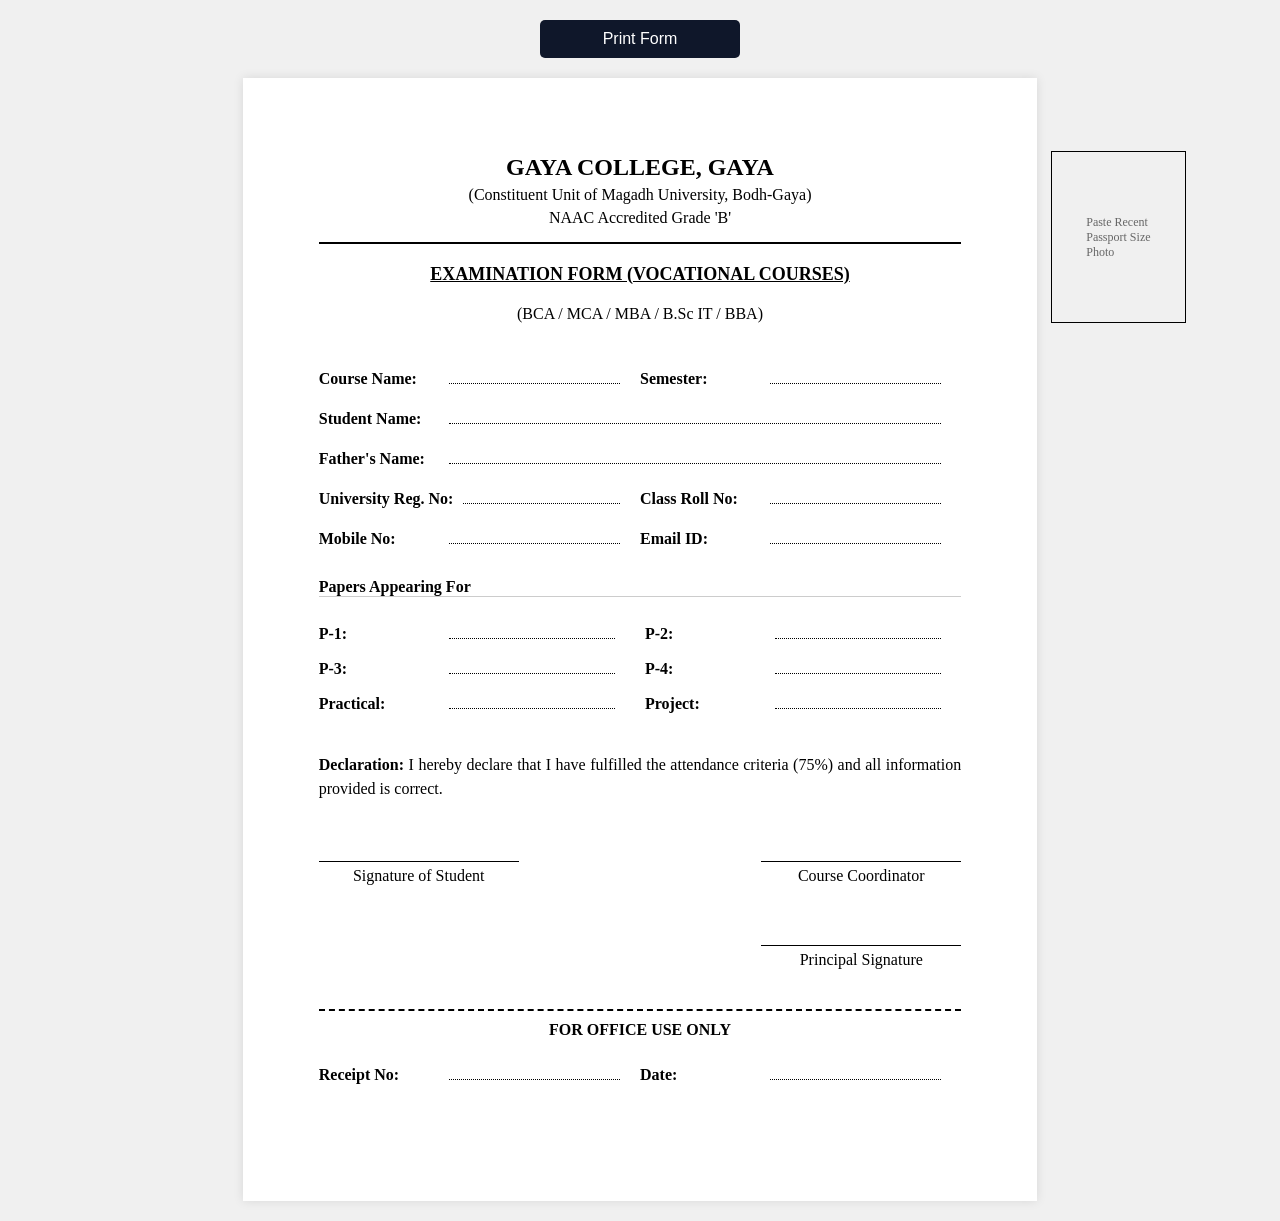
<file: forms/vocational_exam_form.html>
<!DOCTYPE html>
<html lang="en">

<head>
    <meta charset="UTF-8">
    <meta name="viewport" content="width=device-width, initial-scale=1.0">
    <title>Vocational Examination Form - Gaya College</title>
    <style>
        body {
            font-family: 'Times New Roman', serif;
            background: #f0f0f0;
            margin: 0;
            padding: 20px;
        }

        .page {
            background: white;
            width: 210mm;
            min-height: 297mm;
            margin: 0 auto;
            padding: 20mm;
            box-shadow: 0 0 10px rgba(0, 0, 0, 0.1);
            box-sizing: border-box;
        }

        .header {
            text-align: center;
            border-bottom: 2px solid #000;
            padding-bottom: 10px;
            margin-bottom: 20px;
        }

        .logo {
            font-size: 24px;
            font-weight: bold;
        }

        .sub-header {
            font-size: 16px;
            margin: 5px 0;
        }

        .form-title {
            text-align: center;
            font-size: 18px;
            font-weight: bold;
            text-transform: uppercase;
            margin: 20px 0;
            text-decoration: underline;
        }

        .field-row {
            display: flex;
            margin-bottom: 15px;
        }

        .field {
            flex: 1;
            display: flex;
            align-items: baseline;
        }

        .label {
            font-weight: bold;
            margin-right: 10px;
            min-width: 120px;
        }

        .input-line {
            border-bottom: 1px dotted #000;
            flex: 1;
            height: 20px;
            margin-right: 20px;
        }

        .photo-box {
            width: 35mm;
            height: 45mm;
            border: 1px solid #000;
            position: absolute;
            top: 40mm;
            right: 25mm;
            display: flex;
            align-items: center;
            justify-content: center;
            font-size: 12px;
            color: #666;
        }

        .declaration {
            margin-top: 40px;
            text-align: justify;
            line-height: 1.5;
        }

        .signatures {
            margin-top: 60px;
            display: flex;
            justify-content: space-between;
        }

        .sig-box {
            text-align: center;
            width: 200px;
            border-top: 1px solid #000;
            padding-top: 5px;
        }

        @media print {
            body {
                background: none;
                padding: 0;
            }

            .page {
                box-shadow: none;
                margin: 0;
                width: 100%;
            }

            .btn-print {
                display: none;
            }
        }

        .btn-print {
            display: block;
            width: 100%;
            max-width: 200px;
            margin: 0 auto 20px;
            padding: 10px;
            background: #0f172a;
            color: white;
            text-align: center;
            border: none;
            border-radius: 5px;
            cursor: pointer;
            font-size: 16px;
        }
    </style>
</head>

<body>
    <button onclick="window.print()" class="btn-print">Print Form</button>
    <div class="page">
        <div class="header">
            <div class="logo">GAYA COLLEGE, GAYA</div>
            <div class="sub-header">(Constituent Unit of Magadh University, Bodh-Gaya)</div>
            <div class="sub-header">NAAC Accredited Grade 'B'</div>
        </div>

        <div class="photo-box">
            Paste Recent<br>Passport Size<br>Photo
        </div>

        <div class="form-title">Examination Form (Vocational Courses)</div>
        <p style="text-align: center;">(BCA / MCA / MBA / B.Sc IT / BBA)</p>

        <div class="field-row" style="margin-top: 40px;">
            <div class="field">
                <span class="label">Course Name:</span>
                <div class="input-line"></div>
            </div>
            <div class="field">
                <span class="label">Semester:</span>
                <div class="input-line"></div>
            </div>
        </div>

        <div class="field-row">
            <div class="field">
                <span class="label">Student Name:</span>
                <div class="input-line"></div>
            </div>
        </div>

        <div class="field-row">
            <div class="field">
                <span class="label">Father's Name:</span>
                <div class="input-line"></div>
            </div>
        </div>

        <div class="field-row">
            <div class="field">
                <span class="label">University Reg. No:</span>
                <div class="input-line"></div>
            </div>
            <div class="field">
                <span class="label">Class Roll No:</span>
                <div class="input-line"></div>
            </div>
        </div>

        <div class="field-row">
            <div class="field">
                <span class="label">Mobile No:</span>
                <div class="input-line"></div>
            </div>
            <div class="field">
                <span class="label">Email ID:</span>
                <div class="input-line"></div>
            </div>
        </div>

        <h4 style="margin-top: 30px; border-bottom: 1px solid #ccc;">Papers Appearing For</h4>
        <div style="display: grid; grid-template-columns: 1fr 1fr; gap: 10px;">
            <div class="field"><span class="label">P-1:</span>
                <div class="input-line"></div>
            </div>
            <div class="field"><span class="label">P-2:</span>
                <div class="input-line"></div>
            </div>
            <div class="field"><span class="label">P-3:</span>
                <div class="input-line"></div>
            </div>
            <div class="field"><span class="label">P-4:</span>
                <div class="input-line"></div>
            </div>
            <div class="field"><span class="label">Practical:</span>
                <div class="input-line"></div>
            </div>
            <div class="field"><span class="label">Project:</span>
                <div class="input-line"></div>
            </div>
        </div>

        <div class="declaration">
            <strong>Declaration:</strong> I hereby declare that I have fulfilled the attendance criteria (75%) and all
            information provided is correct.
        </div>

        <div class="signatures">
            <div class="sig-box">Signature of Student</div>
            <div class="sig-box">Course Coordinator</div>
        </div>

        <div class="signatures">
            <div class="sig-box" style="border:none;"></div>
            <div class="sig-box">Principal Signature</div>
        </div>

        <div style="margin-top: 40px; border-top: 2px dashed #000; padding-top: 10px;">
            <div style="text-align: center; font-weight: bold;">FOR OFFICE USE ONLY</div>
            <div class="field-row" style="margin-top: 20px;">
                <div class="field"><span class="label">Receipt No:</span>
                    <div class="input-line"></div>
                </div>
                <div class="field"><span class="label">Date:</span>
                    <div class="input-line"></div>
                </div>
            </div>
        </div>
    </div>
</body>

</html>
</file>
<file: style.css>
/* Global Reset & Variables */
:root {
    --primary-color: #0f172a;
    /* Slate 900 */
    --secondary-color: #d97706;
    /* Amber 600 */
    --accent-color: #f59e0b;
    /* Amber 500 */
    --text-color: #334155;
    /* Slate 700 */
    --light-bg: #f8fafc;
    /* Slate 50 */
    --white: #ffffff;
    --gray: #64748b;

    --font-heading: 'Playfair Display', serif;
    --font-body: 'Outfit', sans-serif;

    --transition: all 0.3s ease;
    --shadow: 0 4px 6px -1px rgb(0 0 0 / 0.1), 0 2px 4px -2px rgb(0 0 0 / 0.1);
}

* {
    margin: 0;
    padding: 0;
    box-sizing: border-box;
}

html {
    scroll-behavior: smooth;
}

body {
    font-family: var(--font-body);
    color: var(--text-color);
    line-height: 1.6;
    background-color: var(--light-bg);
    overflow-x: hidden;
}

a {
    text-decoration: none;
    color: inherit;
}

ul {
    list-style: none;
}

img {
    max-width: 100%;
    height: auto;
}

/* Utility Classes */
.container {
    max-width: 1200px;
    margin: 0 auto;
    padding: 0 20px;
}

.section-padding {
    padding: 80px 0;
}

.btn {
    display: inline-block;
    padding: 12px 30px;
    border-radius: 50px;
    font-weight: 600;
    font-size: 1rem;
    cursor: pointer;
    transition: var(--transition);
}

.btn-primary {
    background-color: var(--secondary-color);
    color: var(--white);
    border: 2px solid var(--secondary-color);
}

.btn-primary:hover {
    background-color: transparent;
    color: var(--secondary-color);
}

.btn-secondary {
    background-color: transparent;
    color: var(--white);
    border: 2px solid var(--white);
    margin-left: 10px;
}

.btn-secondary:hover {
    background-color: var(--white);
    color: var(--primary-color);
}

.btn-outline {
    border: 2px solid var(--primary-color);
    color: var(--primary-color);
    margin-top: 20px;
}

.btn-outline:hover {
    background-color: var(--primary-color);
    color: var(--white);
}

.btn-light {
    background-color: var(--white);
    color: var(--secondary-color);
    border: 2px solid var(--white);
}

.btn-light:hover {
    background-color: transparent;
    color: var(--white);
}

.section-label {
    color: var(--secondary-color);
    text-transform: uppercase;
    letter-spacing: 2px;
    font-size: 0.9rem;
    font-weight: 600;
    margin-bottom: 10px;
}

.section-title {
    font-family: var(--font-heading);
    font-size: 2.5rem;
    color: var(--primary-color);
    margin-bottom: 20px;
}

/* Navbar */
.navbar {
    background-color: var(--white);
    box-shadow: 0 2px 10px rgba(0, 0, 0, 0.05);
    position: fixed;
    width: 100%;
    top: 0;
    z-index: 1000;
    height: 80px;
    display: flex;
    align-items: center;
    transition: var(--transition);
}

.navbar.scrolled {
    height: 70px;
    box-shadow: 0 4px 12px rgba(0, 0, 0, 0.1);
}

.nav-container {
    display: flex;
    justify-content: space-between;
    align-items: center;
    width: 100%;
}

.logo {
    font-family: var(--font-heading);
    font-size: 1.8rem;
    font-weight: 700;
    color: var(--primary-color);
    display: flex;
    align-items: center;
    gap: 10px;
}

.logo span {
    color: var(--secondary-color);
}

.nav-menu {
    display: flex;
    align-items: center;
    gap: 30px;
}

.nav-link {
    font-weight: 500;
    color: var(--primary-color);
    transition: var(--transition);
    position: relative;
}

.nav-link::after {
    content: '';
    position: absolute;
    width: 0;
    height: 2px;
    bottom: -5px;
    left: 0;
    background-color: var(--secondary-color);
    transition: var(--transition);
}

.nav-link:hover::after {
    width: 100%;
}

.contact-btn {
    background-color: var(--primary-color);
    color: var(--white) !important;
    padding: 10px 20px;
    border-radius: 5px;
}

.contact-btn:hover {
    background-color: var(--secondary-color);
}

.contact-btn::after {
    display: none;
}

.menu-toggle {
    display: none;
    cursor: pointer;
}

.bar {
    display: block;
    width: 25px;
    height: 3px;
    margin: 5px auto;
    transition: var(--transition);
    background-color: var(--primary-color);
}

/* Hero Section */
.hero {
    height: 100vh;
    width: 100%;
    position: relative;
    display: flex;
    align-items: center;
    color: var(--white);
    margin-top: 0;
    /* Nav fixed overrides */
}

/* Faculty Section */
.grid-4 {
    display: grid;
    grid-template-columns: repeat(4, 1fr);
    gap: 30px;
}

.faculty-card {
    background: var(--white);
    padding: 30px 20px;
    border-radius: 10px;
    box-shadow: 0 5px 15px rgba(0, 0, 0, 0.05);
    text-align: center;
    transition: var(--transition);
    border: 1px solid #e2e8f0;
}

.faculty-card:hover {
    transform: translateY(-5px);
    border-color: var(--secondary-color);
    box-shadow: 0 10px 25px rgba(0, 0, 0, 0.1);
}

.faculty-img-placeholder {
    width: 100px;
    height: 100px;
    background-color: #f1f5f9;
    border-radius: 50%;
    margin: 0 auto 20px;
    display: flex;
    align-items: center;
    justify-content: center;
    color: var(--secondary-color);
    font-size: 2.5rem;
}

.faculty-card h4 {
    color: var(--primary-color);
    margin-bottom: 5px;
    font-size: 1.1rem;
}

.faculty-card p {
    color: var(--gray);
    font-size: 0.9rem;
}

/* Map Section */
.map-section {
    width: 100%;
    margin-bottom: -7px;
    /* Remove gap at bottom if any */
}

.map-section iframe {
    display: block;
}

.hero-bg {
    position: absolute;
    top: 0;
    left: 0;
    width: 100%;
    height: 100%;
    background: url('hero.png') no-repeat center center/cover;
    z-index: -2;
}

.hero-overlay {
    position: absolute;
    top: 0;
    left: 0;
    width: 100%;
    height: 100%;
    background: linear-gradient(rgba(15, 23, 42, 0.8), rgba(15, 23, 42, 0.6));
    z-index: -1;
}

.hero-content {
    text-align: center;
    width: 100%;
    max-width: 800px;
}

.hero-title {
    font-family: var(--font-heading);
    font-size: 4rem;
    line-height: 1.1;
    margin-bottom: 20px;
    animation: fadeInUp 1s ease-out;
}

.hero-subtitle {
    font-size: 1.25rem;
    margin-bottom: 40px;
    opacity: 0.9;
    animation: fadeInUp 1s ease-out 0.3s backwards;
}

.hero-btns {
    animation: fadeInUp 1s ease-out 0.6s backwards;
}

/* Departments Section */
.dept-grid {
    display: grid;
    grid-template-columns: repeat(4, 1fr);
    gap: 30px;
}

.dept-category {
    background: var(--white);
    padding: 30px 20px;
    border-radius: 8px;
    border: 1px solid #e2e8f0;
    transition: var(--transition);
}

.dept-category:hover {
    box-shadow: 0 10px 20px rgba(0, 0, 0, 0.08);
    transform: translateY(-5px);
    border-color: var(--secondary-color);
}

.dept-icon {
    width: 60px;
    height: 60px;
    background-color: #fff7ed;
    color: var(--secondary-color);
    border-radius: 50%;
    display: flex;
    align-items: center;
    justify-content: center;
    font-size: 1.5rem;
    margin-bottom: 20px;
}

.dept-category h3 {
    font-family: var(--font-heading);
    font-size: 1.4rem;
    margin-bottom: 15px;
    color: var(--primary-color);
}

.dept-list li {
    margin-bottom: 8px;
    font-size: 0.95rem;
    color: var(--text-color);
    padding-left: 15px;
    position: relative;
}

.dept-list li::before {
    content: '•';
    color: var(--secondary-color);
    position: absolute;
    left: 0;
    font-weight: bold;
}

/* Features */
.features {
    background-color: var(--white);
    margin-top: -60px;
    /* Overlap hero */
    position: relative;
    z-index: 10;
    padding-top: 0;
}

.grid-3 {
    display: grid;
    grid-template-columns: repeat(3, 1fr);
    gap: 30px;
}

.feature-card {
    background: var(--white);
    padding: 40px 30px;
    border-radius: 10px;
    box-shadow: 0 10px 30px rgba(0, 0, 0, 0.05);
    text-align: center;
    transition: var(--transition);
    border-bottom: 3px solid transparent;
}

.feature-card:hover {
    transform: translateY(-10px);
    border-bottom-color: var(--secondary-color);
}

.icon-box {
    font-size: 2.5rem;
    color: var(--secondary-color);
    margin-bottom: 20px;
}

.feature-card h3 {
    font-family: var(--font-heading);
    margin-bottom: 15px;
    color: var(--primary-color);
}

/* About Section */
.secondary-bg {
    background-color: var(--light-bg);
}

.grid-2 {
    display: grid;
    grid-template-columns: 1fr 1fr;
    gap: 60px;
    align-items: center;
}

.img-placeholder {
    width: 100%;
    height: 400px;
    background-color: #cbd5e1;
    border-radius: 10px;
    position: relative;
}

/* We will replace this with an actual image later style */
.img-placeholder::before {
    content: 'School Campus Image';
    position: absolute;
    top: 50%;
    left: 50%;
    transform: translate(-50%, -50%);
    color: #64748b;
    font-weight: 600;
}

.about-list {
    margin: 20px 0;
}

.about-list li {
    margin-bottom: 15px;
    display: flex;
    align-items: center;
    gap: 10px;
    font-weight: 500;
}

.about-list i {
    color: var(--secondary-color);
}

/* Stats Section */
.stats {
    background-color: var(--primary-color);
    color: var(--white);
    text-align: center;
}

.stats-grid {
    display: flex;
    justify-content: space-around;
    flex-wrap: wrap;
    gap: 30px;
}

.stat-item h2 {
    font-family: var(--font-heading);
    font-size: 3rem;
    color: var(--secondary-color);
    margin-bottom: 10px;
}

.stat-item p {
    font-size: 1.1rem;
    opacity: 0.9;
}

/* CTA */
.cta {
    background: linear-gradient(45deg, var(--secondary-color), var(--accent-color));
    color: var(--white);
    text-align: center;
}

.cta-content h2 {
    font-family: var(--font-heading);
    font-size: 2.5rem;
    margin-bottom: 15px;
}

/* Footer */
.footer {
    background-color: #020617;
    /* Even darker than primary */
    color: #94a3b8;
    padding: 60px 0 20px;
}

.footer-grid {
    display: grid;
    grid-template-columns: 1.5fr 1fr 1fr;
    gap: 40px;
    margin-bottom: 40px;
}

.footer-logo {
    font-family: var(--font-heading);
    font-size: 1.5rem;
    color: var(--white);
    display: block;
    margin-bottom: 20px;
    font-weight: 700;
}

.footer-logo span {
    color: var(--secondary-color);
}

.footer h4 {
    color: var(--white);
    margin-bottom: 20px;
    font-size: 1.1rem;
}

.footer ul li {
    margin-bottom: 10px;
}

.footer ul li a:hover {
    color: var(--secondary-color);
    transition: var(--transition);
}

.footer ul li i {
    width: 25px;
    color: var(--secondary-color);
}

.footer-bottom {
    border-top: 1px solid #1e293b;
    padding-top: 20px;
    text-align: center;
    font-size: 0.9rem;
}

/* Animations */
@keyframes fadeInUp {
    from {
        opacity: 0;
        transform: translateY(30px);
    }

    to {
        opacity: 1;
        transform: translateY(0);
    }
}

/* Standardized Layout (Uniform look on all devices) */
@media (max-width: 968px) {

    /* Maintain grids but allow scaling */
    .hero-title {
        font-size: 3rem;
    }
}

@media (max-width: 768px) {

    /* Ensure the container doesn't shrink too much */
    .container {
        padding: 0 10px;
    }

    .hero-title {
        font-size: 2.2rem;
    }

    /* Keep navbar links visible or consistent bar */
    .nav-menu {
        gap: 15px;
        font-size: 0.85rem;
    }

    /* Maintain multi-column grids where possible */
    .grid-4,
    .dept-grid {
        grid-template-columns: repeat(2, 1fr) !important;
    }

    .grid-3 {
        grid-template-columns: repeat(2, 1fr) !important;
    }

    .grid-2 {
        grid-template-columns: 1fr 1fr !important;
        gap: 20px;
    }

    /* Force horizontal scroll for wide elements instead of stacking */
    .sports-grid {
        grid-template-columns: repeat(3, 1fr) !important;
        overflow-x: auto;
    }

    .stats-grid {
        flex-direction: row !important;
        justify-content: space-around;
        flex-wrap: nowrap;
        overflow-x: auto;
    }

    .stat-item h2 {
        font-size: 2rem;
    }
}

@media (max-width: 480px) {

    /* Minimal adjustments for very small screens but keep the structure */
    .grid-4,
    .grid-3,
    .dept-grid {
        grid-template-columns: repeat(2, 1fr) !important;
    }

    .nav-menu {
        display: flex;
        overflow-x: auto;
        white-space: nowrap;
        padding-bottom: 5px;
        width: 100%;
        justify-content: flex-start;
    }

    .contact-btn {
        display: none;
        /* Hide on very small screen to save space */
    }
}

/* Table Responsiveness Fix */
.table-responsive {
    width: 100%;
    overflow-x: auto;
    -webkit-overflow-scrolling: touch;
    margin-bottom: 1rem;
    border-radius: 8px;
}

.table-responsive::-webkit-scrollbar {
    height: 5px;
}

.table-responsive::-webkit-scrollbar-thumb {
    background: var(--light-bg);
    border-radius: 10px;
}

/* Exam & Student Tables */
.table-responsive {
    width: 100%;
    margin-bottom: 20px;
}

.student-table th,
.exam-table th {
    font-weight: 600;
    letter-spacing: 0.5px;
    text-transform: uppercase;
    font-size: 0.85rem;
}

.student-table tr:last-child,
.exam-table tr:last-child {
    border-bottom: none;
}

.exam-downloads h5 {
    font-size: 1.1rem;
}

.d-card {
    transition: var(--transition);
}

.d-card:hover {
    transform: translateY(-3px);
    box-shadow: 0 5px 15px rgba(0, 0, 0, 0.05);
}

/* Badge Styles */
.badge {
    display: inline-block;
}

/* Hostel Section */
.feature-list li {
    display: flex;
    align-items: center;
    font-size: 1rem;
    color: var(--text-color);
}

/* Sports Section */
.sport-item {
    background: var(--white);
    padding: 15px;
    border-radius: 8px;
    border: 1px solid #e2e8f0;
    font-weight: 500;
    transition: var(--transition);
}

.sport-item:hover {
    border-color: var(--secondary-color);
    background: #fff7ed;
    transform: translateX(5px);
}

/* HOD Profile */
.hod-profile {
    transition: var(--transition);
}

.hod-profile:hover {
    border-color: var(--secondary-color);
    box-shadow: 0 5px 15px rgba(0, 0, 0, 0.05);
}

/* News Ticker Styles */
.news-ticker-section {
    background-color: var(--primary-color);
    color: var(--white);
    padding: 12px 0;
    overflow: hidden;
    border-top: 4px solid var(--secondary-color);
    border-bottom: 1px solid rgba(255, 255, 255, 0.1);
}

.ticker-container {
    display: flex;
    align-items: center;
    max-width: 1200px;
    margin: 0 auto;
    padding: 0 20px;
    overflow: hidden;
}

.ticker-label {
    background-color: var(--secondary-color);
    color: var(--white);
    padding: 6px 15px;
    font-weight: 700;
    font-size: 0.85rem;
    border-radius: 4px;
    margin-right: 20px;
    white-space: nowrap;
    display: flex;
    align-items: center;
    box-shadow: 0 2px 5px rgba(0, 0, 0, 0.2);
    z-index: 5;
}

.ticker-wrapper {
    flex: 1;
    overflow: hidden;
    position: relative;
    mask-image: linear-gradient(to right, transparent, black 20px, black 95%, transparent);
}

.ticker-content {
    display: inline-block;
    white-space: nowrap;
    animation: marquee 35s linear infinite;
    padding-left: 100%;
}

.ticker-content:hover {
    animation-play-state: paused;
}

.ticker-item {
    display: inline-block;
    margin-right: 50px;
    font-size: 0.95rem;
    letter-spacing: 0.3px;
}

.ticker-item strong {
    color: var(--secondary-color);
}

@keyframes marquee {
    0% {
        transform: translate3d(0, 0, 0);
    }

    100% {
        transform: translate3d(-100%, 0, 0);
    }
}

@media (max-width: 768px) {
    .ticker-container {
        flex-direction: column;
        align-items: flex-start;
    }

    .ticker-label {
        margin-bottom: 10px;
        width: 100%;
        justify-content: center;
    }

    .ticker-wrapper {
        width: 100%;
    }
}
</file>
